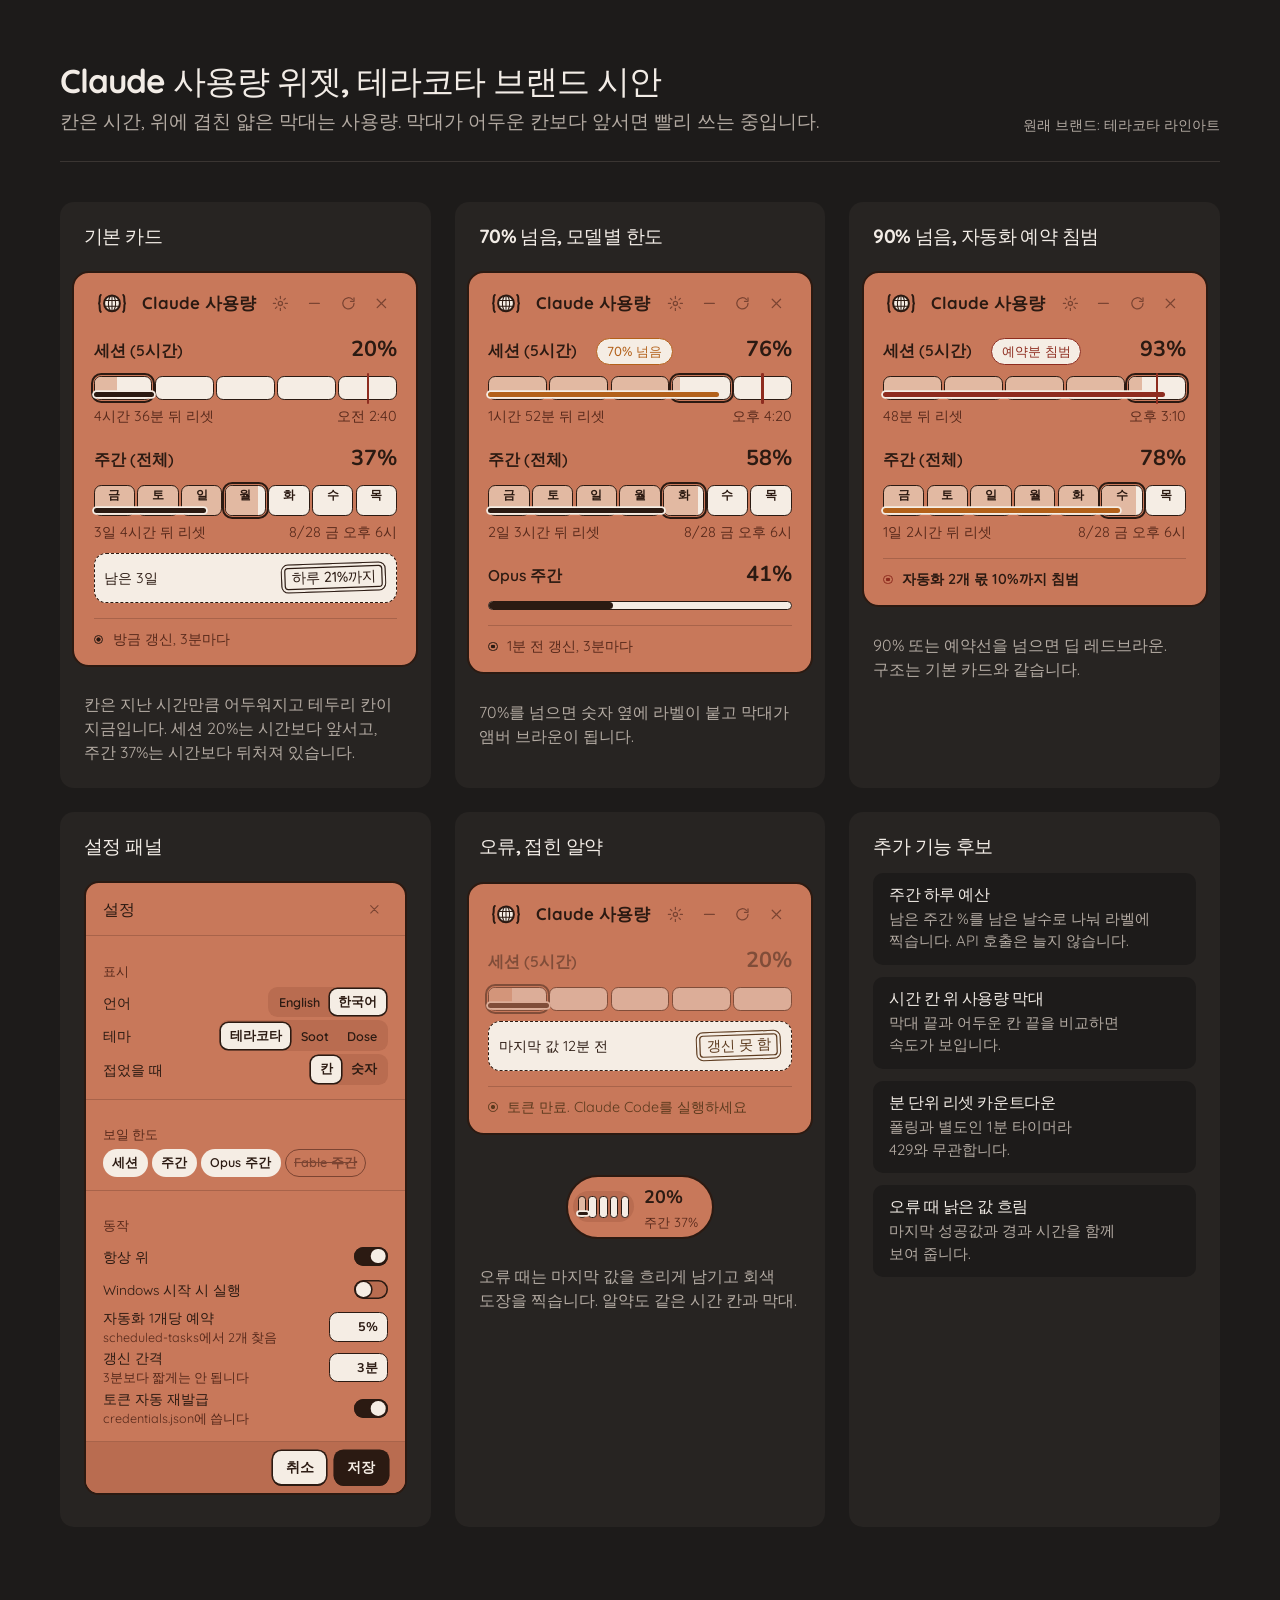
<file: docs/design/brand/index.html>
<!DOCTYPE html>
<html lang="ko">
<head>
<meta charset="utf-8">
<meta name="viewport" content="width=device-width, initial-scale=1">
<title>Claude Usage Widget, 테라코타 브랜드 시안</title>
<meta name="description" content="Claude 사용량 위젯의 Dose 테마 시안: 기본, 경고, 오류, 접힘, 설정 상태.">
<link rel="preconnect" href="https://fonts.googleapis.com">
<link href="https://fonts.googleapis.com/css2?family=Quicksand:wght@500;600;700&family=Nunito:wght@500;700&display=swap" rel="stylesheet">
<link rel="stylesheet" href="style.css">
<link rel="stylesheet" href="brand.css">
</head>
<body>
<svg width="0" height="0" style="position:absolute" aria-hidden="true">
  <symbol id="i-gear" viewBox="0 0 24 24"><circle cx="12" cy="12" r="3"/><path d="M12 2v3M12 19v3M4.9 4.9l2.1 2.1M17 17l2.1 2.1M2 12h3M19 12h3M4.9 19.1 7 17M17 7l2.1-2.1"/></symbol>
  <symbol id="i-min" viewBox="0 0 24 24"><path d="M5 12h14"/></symbol>
  <symbol id="i-ref" viewBox="0 0 24 24"><path d="M20 12a8 8 0 1 1-2.3-5.7M20 4v5h-5"/></symbol>
  <symbol id="i-x" viewBox="0 0 24 24"><path d="M6 6l12 12M18 6 6 18"/></symbol>
</svg>

<main class="sheet">
  <header class="sheet-head">
    <div>
      <h1>Claude 사용량 위젯, 테라코타 브랜드 시안</h1>
      <p>칸은 시간, 위에 겹친 얇은 막대는 사용량. 막대가 어두운 칸보다 앞서면 빨리 쓰는 중입니다.</p>
    </div>
    <span class="theme-note">원래 브랜드: 테라코타 라인아트</span>
  </header>

  <div class="grid">
    <section class="cell">
      <h2>기본 카드</h2>
      <div class="stage">
        <div class="w ">
          <div class="w-head">
            <svg class="globe" viewBox="0 0 32 20" aria-hidden="true"><path class="br" d="M6 2.5c-2 1.5 0 4.5-1.5 7.5 1.5 3-.5 6 1.5 7.5M26 2.5c2 1.5 0 4.5 1.5 7.5-1.5 3 .5 6-1.5 7.5"/><circle class="gl" cx="16" cy="10" r="7"/><ellipse class="mer" cx="16" cy="10" rx="3.2" ry="7"/><path class="mer" d="M9.2 7.5h13.6M9.2 12.5h13.6M16 3v14"/></svg><span class="w-title">Claude 사용량</span>
            <div class="w-ctrl">
              <button class="icon-btn" aria-label="설정"><svg><use href="#i-gear"/></svg></button>
              <button class="icon-btn" aria-label="접기"><svg><use href="#i-min"/></svg></button>
              <button class="icon-btn" aria-label="새로고침"><svg><use href="#i-ref"/></svg></button>
              <button class="icon-btn" aria-label="닫기"><svg><use href="#i-x"/></svg></button>
            </div>
          </div>
          <div class="lim lim--session">
            <div class="lim-top"><span class="lim-name">세션 (5시간)</span><span class="pct">20%</span></div>
            <div class="tl"><i class="now" style="--p:40%"></i><i></i><i></i><i></i><i></i><span class="use"><b style="width:20%"></b></span><span class="reserve" style="left:90%"></span></div><div class="when"><span>4시간 36분 뒤 리셋</span><span>오전 2:40</span></div>
          </div><div class="lim ">
            <div class="lim-top"><span class="lim-name">주간 (전체)</span><span class="pct">37%</span></div>
            <div class="tl tl--week"><i class="past"><span>금</span></i><i class="past"><span>토</span></i><i class="past"><span>일</span></i><i class="now" style="--p:83%"><span>월</span></i><i><span>화</span></i><i><span>수</span></i><i><span>목</span></i><span class="use"><b style="width:37%"></b></span></div><div class="when"><span>3일 4시간 뒤 리셋</span><span>8/28 금 오후 6시</span></div><div class="label"><span>남은 3일</span><span class="stamp">하루 21%까지</span></div>
          </div><div class="foot">방금 갱신, 3분마다</div>
        </div>
      </div>
      <p>칸은 지난 시간만큼 어두워지고 테두리 칸이 지금입니다. 세션 20%는 시간보다 앞서고, 주간 37%는 시간보다 뒤처져 있습니다.</p>
    </section>

    <section class="cell">
      <h2>70% 넘음, 모델별 한도</h2>
      <div class="stage">
        <div class="w is-high">
          <div class="w-head">
            <svg class="globe" viewBox="0 0 32 20" aria-hidden="true"><path class="br" d="M6 2.5c-2 1.5 0 4.5-1.5 7.5 1.5 3-.5 6 1.5 7.5M26 2.5c2 1.5 0 4.5 1.5 7.5-1.5 3 .5 6-1.5 7.5"/><circle class="gl" cx="16" cy="10" r="7"/><ellipse class="mer" cx="16" cy="10" rx="3.2" ry="7"/><path class="mer" d="M9.2 7.5h13.6M9.2 12.5h13.6M16 3v14"/></svg><span class="w-title">Claude 사용량</span>
            <div class="w-ctrl">
              <button class="icon-btn" aria-label="설정"><svg><use href="#i-gear"/></svg></button>
              <button class="icon-btn" aria-label="접기"><svg><use href="#i-min"/></svg></button>
              <button class="icon-btn" aria-label="새로고침"><svg><use href="#i-ref"/></svg></button>
              <button class="icon-btn" aria-label="닫기"><svg><use href="#i-x"/></svg></button>
            </div>
          </div>
          <div class="lim lim--session">
            <div class="lim-top"><span class="lim-name">세션 (5시간)</span><span class="flag">70% 넘음</span><span class="pct">76%</span></div>
            <div class="tl"><i class="past"></i><i class="past"></i><i class="past"></i><i class="now" style="--p:13%"></i><i></i><span class="use"><b style="width:76%"></b></span><span class="reserve" style="left:90%"></span></div><div class="when"><span>1시간 52분 뒤 리셋</span><span>오후 4:20</span></div>
          </div><div class="lim ">
            <div class="lim-top"><span class="lim-name">주간 (전체)</span><span class="pct">58%</span></div>
            <div class="tl tl--week"><i class="past"><span>금</span></i><i class="past"><span>토</span></i><i class="past"><span>일</span></i><i class="past"><span>월</span></i><i class="now" style="--p:87%"><span>화</span></i><i><span>수</span></i><i><span>목</span></i><span class="use"><b style="width:58%"></b></span></div><div class="when"><span>2일 3시간 뒤 리셋</span><span>8/28 금 오후 6시</span></div>
          </div><div class="lim ">
            <div class="lim-top"><span class="lim-name">Opus 주간</span><span class="pct">41%</span></div>
            <div class="bar-only"><span class="use"><b style="width:41%"></b></span></div>
          </div><div class="foot">1분 전 갱신, 3분마다</div>
        </div>
      </div>
      <p>70%를 넘으면 숫자 옆에 라벨이 붙고 막대가 앰버 브라운이 됩니다.</p>
    </section>

    <section class="cell">
      <h2>90% 넘음, 자동화 예약 침범</h2>
      <div class="stage">
        <div class="w is-limit">
          <div class="w-head">
            <svg class="globe" viewBox="0 0 32 20" aria-hidden="true"><path class="br" d="M6 2.5c-2 1.5 0 4.5-1.5 7.5 1.5 3-.5 6 1.5 7.5M26 2.5c2 1.5 0 4.5 1.5 7.5-1.5 3 .5 6-1.5 7.5"/><circle class="gl" cx="16" cy="10" r="7"/><ellipse class="mer" cx="16" cy="10" rx="3.2" ry="7"/><path class="mer" d="M9.2 7.5h13.6M9.2 12.5h13.6M16 3v14"/></svg><span class="w-title">Claude 사용량</span>
            <div class="w-ctrl">
              <button class="icon-btn" aria-label="설정"><svg><use href="#i-gear"/></svg></button>
              <button class="icon-btn" aria-label="접기"><svg><use href="#i-min"/></svg></button>
              <button class="icon-btn" aria-label="새로고침"><svg><use href="#i-ref"/></svg></button>
              <button class="icon-btn" aria-label="닫기"><svg><use href="#i-x"/></svg></button>
            </div>
          </div>
          <div class="lim lim--session">
            <div class="lim-top"><span class="lim-name">세션 (5시간)</span><span class="flag">예약분 침범</span><span class="pct">93%</span></div>
            <div class="tl"><i class="past"></i><i class="past"></i><i class="past"></i><i class="past"></i><i class="now" style="--p:24%"></i><span class="use"><b style="width:93%"></b></span><span class="reserve" style="left:90%"></span></div><div class="when"><span>48분 뒤 리셋</span><span>오후 3:10</span></div>
          </div><div class="lim ">
            <div class="lim-top"><span class="lim-name">주간 (전체)</span><span class="pct">78%</span></div>
            <div class="tl tl--week"><i class="past"><span>금</span></i><i class="past"><span>토</span></i><i class="past"><span>일</span></i><i class="past"><span>월</span></i><i class="past"><span>화</span></i><i class="now" style="--p:85%"><span>수</span></i><i><span>목</span></i><span class="use"><b style="width:78%"></b></span></div><div class="when"><span>1일 2시간 뒤 리셋</span><span>8/28 금 오후 6시</span></div>
          </div><div class="foot">자동화 2개 몫 10%까지 침범</div>
        </div>
      </div>
      <p>90% 또는 예약선을 넘으면 딥 레드브라운. 구조는 기본 카드와 같습니다.</p>
    </section>

    <section class="cell">
      <h2>설정 패널</h2>
      <div class="stage" style="zoom:1.05">
        <div class="set" role="dialog" aria-labelledby="set-title">
          <div class="set-head"><h3 id="set-title">설정</h3><button class="icon-btn" aria-label="닫기"><svg><use href="#i-x"/></svg></button></div>
          <div class="grp"><h4>표시</h4>
            <div class="row">언어<span class="keys"><button class="key" aria-pressed="false">English</button><button class="key" aria-pressed="true">한국어</button></span></div>
            <div class="row">테마<span class="keys"><button class="key" aria-pressed="true">테라코타</button><button class="key" aria-pressed="false">Soot</button><button class="key" aria-pressed="false">Dose</button></span></div>
            <div class="row">접었을 때<span class="keys"><button class="key" aria-pressed="true">칸</button><button class="key" aria-pressed="false">숫자</button></span></div>
          </div>
          <div class="grp"><h4>보일 한도</h4>
            <div class="chips"><button class="chip" aria-pressed="true">세션</button><button class="chip" aria-pressed="true">주간</button><button class="chip" aria-pressed="true">Opus 주간</button><button class="chip" aria-pressed="false">Fable 주간</button></div>
          </div>
          <div class="grp"><h4>동작</h4>
            <div class="row">항상 위<button class="sw" role="switch" aria-checked="true" aria-label="항상 위"></button></div>
            <div class="row">Windows 시작 시 실행<button class="sw" role="switch" aria-checked="false" aria-label="Windows 시작 시 실행"></button></div>
            <div class="row"><span>자동화 1개당 예약<small>scheduled-tasks에서 2개 찾음</small></span><input class="num" value="5%" aria-label="자동화 1개당 예약 퍼센트"></div>
            <div class="row"><span>갱신 간격<small>3분보다 짧게는 안 됩니다</small></span><input class="num" value="3분" aria-label="갱신 간격"></div>
            <div class="row"><span>토큰 자동 재발급<small>credentials.json에 씁니다</small></span><button class="sw" role="switch" aria-checked="true" aria-label="토큰 자동 재발급"></button></div>
          </div>
          <div class="set-foot"><button class="btn">취소</button><button class="btn btn--primary">저장</button></div>
        </div>
      </div>
    </section>

    <section class="cell">
      <h2>오류, 접힌 알약</h2>
      <div class="stage">
        <div class="w is-stale">
          <div class="w-head">
            <svg class="globe" viewBox="0 0 32 20" aria-hidden="true"><path class="br" d="M6 2.5c-2 1.5 0 4.5-1.5 7.5 1.5 3-.5 6 1.5 7.5M26 2.5c2 1.5 0 4.5 1.5 7.5-1.5 3 .5 6-1.5 7.5"/><circle class="gl" cx="16" cy="10" r="7"/><ellipse class="mer" cx="16" cy="10" rx="3.2" ry="7"/><path class="mer" d="M9.2 7.5h13.6M9.2 12.5h13.6M16 3v14"/></svg><span class="w-title">Claude 사용량</span>
            <div class="w-ctrl">
              <button class="icon-btn" aria-label="설정"><svg><use href="#i-gear"/></svg></button>
              <button class="icon-btn" aria-label="접기"><svg><use href="#i-min"/></svg></button>
              <button class="icon-btn" aria-label="새로고침"><svg><use href="#i-ref"/></svg></button>
              <button class="icon-btn" aria-label="닫기"><svg><use href="#i-x"/></svg></button>
            </div>
          </div>
          <div class="lim lim--session">
            <div class="lim-top"><span class="lim-name">세션 (5시간)</span><span class="pct">20%</span></div>
            <div class="tl"><i class="now" style="--p:40%"></i><i></i><i></i><i></i><i></i><span class="use"><b style="width:20%"></b></span></div>
          </div><div class="label"><span>마지막 값 12분 전</span><span class="stamp grey">갱신 못 함</span></div><div class="foot">토큰 만료. Claude Code를 실행하세요</div>
        </div>
      </div>
      <div class="stage" style="padding-top:var(--space-sm)">
        <div class="pill" role="button" tabindex="0" aria-label="펼치기">
          <span class="pill-tl" aria-hidden="true"><i class="past"></i><i></i><i></i><i></i><i></i><span class="use"><b style="width:20%"></b></span></span>
          <span><span class="pct">20%</span><small>주간 37%</small></span>
        </div>
      </div>
      <p>오류 때는 마지막 값을 흐리게 남기고 회색 도장을 찍습니다. 알약도 같은 시간 칸과 막대.</p>
    </section>

    <section class="cell">
      <h2>추가 기능 후보</h2>
      <div class="ideas">
        <div class="idea"><h3>주간 하루 예산</h3><p>남은 주간 %를 남은 날수로 나눠 라벨에 찍습니다. API 호출은 늘지 않습니다.</p></div>
        <div class="idea"><h3>시간 칸 위 사용량 막대</h3><p>막대 끝과 어두운 칸 끝을 비교하면 속도가 보입니다.</p></div>
        <div class="idea"><h3>분 단위 리셋 카운트다운</h3><p>폴링과 별도인 1분 타이머라 429와 무관합니다.</p></div>
        <div class="idea"><h3>오류 때 낡은 값 흐림</h3><p>마지막 성공값과 경과 시간을 함께 보여 줍니다.</p></div>
      </div>
    </section>
  </div>
</main>
</body>
</html>
</file>
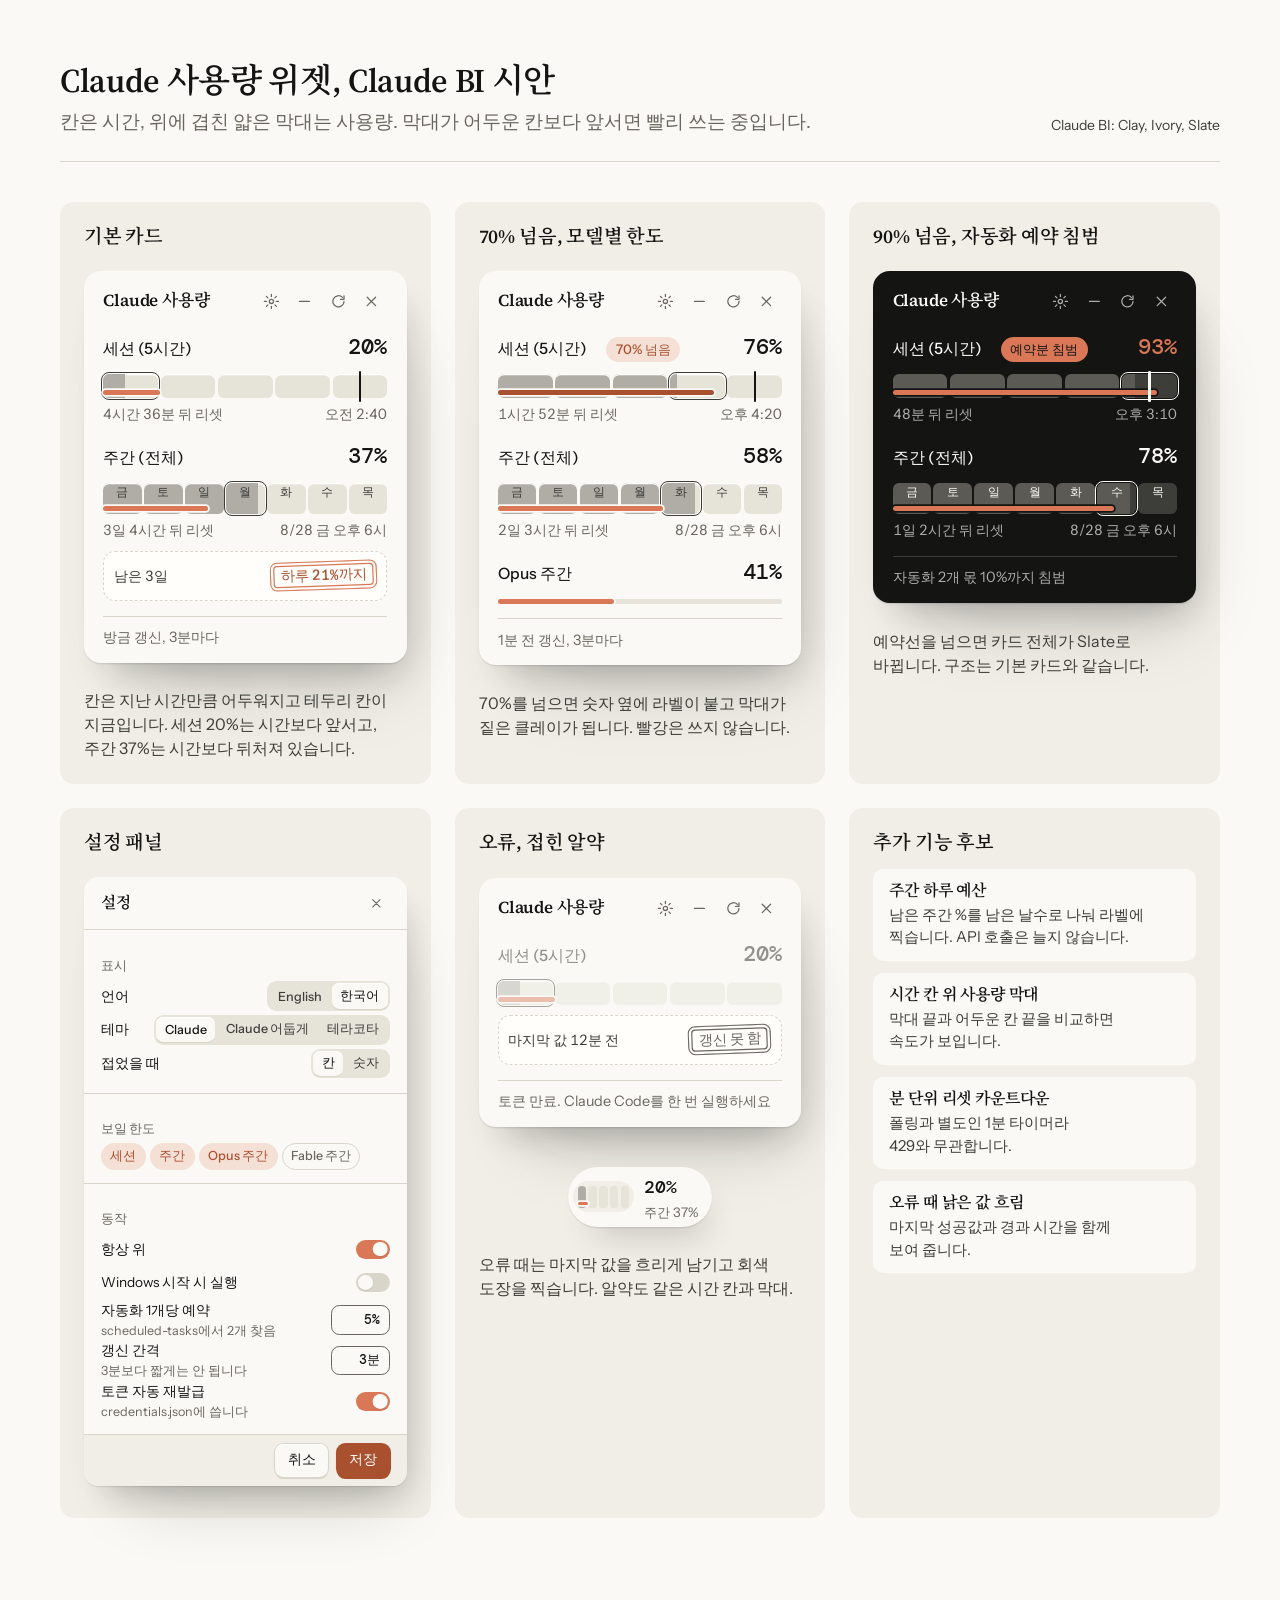
<file: docs/design/claude-bi/index.html>
<!DOCTYPE html>
<html lang="ko">
<head>
<meta charset="utf-8">
<meta name="viewport" content="width=device-width, initial-scale=1">
<title>Claude Usage Widget, Claude BI 시안</title>
<meta name="description" content="Claude 사용량 위젯의 Claude BI 색 시안: 기본, 경고, 오류, 접힘, 설정 상태.">
<link rel="preconnect" href="https://fonts.googleapis.com">
<link href="https://fonts.googleapis.com/css2?family=Source+Serif+4:opsz,wght@8..60,600&family=Noto+Serif+KR:wght@600&family=Instrument+Sans:wght@400;500&family=DM+Mono:wght@400;500&display=swap" rel="stylesheet">
<link rel="stylesheet" href="style.css">
</head>
<body>
<svg width="0" height="0" style="position:absolute" aria-hidden="true">
  <symbol id="i-gear" viewBox="0 0 24 24"><circle cx="12" cy="12" r="3"/><path d="M12 2v3M12 19v3M4.9 4.9l2.1 2.1M17 17l2.1 2.1M2 12h3M19 12h3M4.9 19.1 7 17M17 7l2.1-2.1"/></symbol>
  <symbol id="i-min" viewBox="0 0 24 24"><path d="M5 12h14"/></symbol>
  <symbol id="i-ref" viewBox="0 0 24 24"><path d="M20 12a8 8 0 1 1-2.3-5.7M20 4v5h-5"/></symbol>
  <symbol id="i-x" viewBox="0 0 24 24"><path d="M6 6l12 12M18 6 6 18"/></symbol>
</svg>

<main class="sheet">
  <header class="sheet-head">
    <div>
      <h1>Claude 사용량 위젯, Claude BI 시안</h1>
      <p>칸은 시간, 위에 겹친 얇은 막대는 사용량. 막대가 어두운 칸보다 앞서면 빨리 쓰는 중입니다.</p>
    </div>
    <span class="theme-note">Claude BI: Clay, Ivory, Slate</span>
  </header>

  <div class="grid">
    <section class="cell">
      <h2>기본 카드</h2>
      <div class="stage">
        <div class="w ">
          <div class="w-head">
            <span class="w-title">Claude 사용량</span>
            <div class="w-ctrl">
              <button class="icon-btn" aria-label="설정"><svg><use href="#i-gear"/></svg></button>
              <button class="icon-btn" aria-label="접기"><svg><use href="#i-min"/></svg></button>
              <button class="icon-btn" aria-label="새로고침"><svg><use href="#i-ref"/></svg></button>
              <button class="icon-btn" aria-label="닫기"><svg><use href="#i-x"/></svg></button>
            </div>
          </div>
          <div class="lim lim--session">
            <div class="lim-top"><span class="lim-name">세션 (5시간)</span><span class="pct">20%</span></div>
            <div class="tl"><i class="now" style="--p:40%"></i><i></i><i></i><i></i><i></i><span class="use"><b style="width:20%"></b></span><span class="reserve" style="left:90%"></span></div><div class="when"><span>4시간 36분 뒤 리셋</span><span>오전 2:40</span></div>
          </div><div class="lim ">
            <div class="lim-top"><span class="lim-name">주간 (전체)</span><span class="pct">37%</span></div>
            <div class="tl tl--week"><i class="past"><span>금</span></i><i class="past"><span>토</span></i><i class="past"><span>일</span></i><i class="now" style="--p:83%"><span>월</span></i><i><span>화</span></i><i><span>수</span></i><i><span>목</span></i><span class="use"><b style="width:37%"></b></span></div><div class="when"><span>3일 4시간 뒤 리셋</span><span>8/28 금 오후 6시</span></div><div class="label"><span>남은 3일</span><span class="stamp">하루 21%까지</span></div>
          </div><div class="foot">방금 갱신, 3분마다</div>
        </div>
      </div>
      <p>칸은 지난 시간만큼 어두워지고 테두리 칸이 지금입니다. 세션 20%는 시간보다 앞서고, 주간 37%는 시간보다 뒤처져 있습니다.</p>
    </section>

    <section class="cell">
      <h2>70% 넘음, 모델별 한도</h2>
      <div class="stage">
        <div class="w is-high">
          <div class="w-head">
            <span class="w-title">Claude 사용량</span>
            <div class="w-ctrl">
              <button class="icon-btn" aria-label="설정"><svg><use href="#i-gear"/></svg></button>
              <button class="icon-btn" aria-label="접기"><svg><use href="#i-min"/></svg></button>
              <button class="icon-btn" aria-label="새로고침"><svg><use href="#i-ref"/></svg></button>
              <button class="icon-btn" aria-label="닫기"><svg><use href="#i-x"/></svg></button>
            </div>
          </div>
          <div class="lim lim--session">
            <div class="lim-top"><span class="lim-name">세션 (5시간)</span><span class="flag">70% 넘음</span><span class="pct">76%</span></div>
            <div class="tl"><i class="past"></i><i class="past"></i><i class="past"></i><i class="now" style="--p:13%"></i><i></i><span class="use"><b style="width:76%"></b></span><span class="reserve" style="left:90%"></span></div><div class="when"><span>1시간 52분 뒤 리셋</span><span>오후 4:20</span></div>
          </div><div class="lim ">
            <div class="lim-top"><span class="lim-name">주간 (전체)</span><span class="pct">58%</span></div>
            <div class="tl tl--week"><i class="past"><span>금</span></i><i class="past"><span>토</span></i><i class="past"><span>일</span></i><i class="past"><span>월</span></i><i class="now" style="--p:87%"><span>화</span></i><i><span>수</span></i><i><span>목</span></i><span class="use"><b style="width:58%"></b></span></div><div class="when"><span>2일 3시간 뒤 리셋</span><span>8/28 금 오후 6시</span></div>
          </div><div class="lim ">
            <div class="lim-top"><span class="lim-name">Opus 주간</span><span class="pct">41%</span></div>
            <div class="bar-only"><span class="use"><b style="width:41%"></b></span></div>
          </div><div class="foot">1분 전 갱신, 3분마다</div>
        </div>
      </div>
      <p>70%를 넘으면 숫자 옆에 라벨이 붙고 막대가 짙은 클레이가 됩니다. 빨강은 쓰지 않습니다.</p>
    </section>

    <section class="cell">
      <h2>90% 넘음, 자동화 예약 침범</h2>
      <div class="stage">
        <div class="w is-critical">
          <div class="w-head">
            <span class="w-title">Claude 사용량</span>
            <div class="w-ctrl">
              <button class="icon-btn" aria-label="설정"><svg><use href="#i-gear"/></svg></button>
              <button class="icon-btn" aria-label="접기"><svg><use href="#i-min"/></svg></button>
              <button class="icon-btn" aria-label="새로고침"><svg><use href="#i-ref"/></svg></button>
              <button class="icon-btn" aria-label="닫기"><svg><use href="#i-x"/></svg></button>
            </div>
          </div>
          <div class="lim lim--session">
            <div class="lim-top"><span class="lim-name">세션 (5시간)</span><span class="flag">예약분 침범</span><span class="pct pct--alert">93%</span></div>
            <div class="tl"><i class="past"></i><i class="past"></i><i class="past"></i><i class="past"></i><i class="now" style="--p:24%"></i><span class="use"><b style="width:93%"></b></span><span class="reserve" style="left:90%"></span></div><div class="when"><span>48분 뒤 리셋</span><span>오후 3:10</span></div>
          </div><div class="lim ">
            <div class="lim-top"><span class="lim-name">주간 (전체)</span><span class="pct">78%</span></div>
            <div class="tl tl--week"><i class="past"><span>금</span></i><i class="past"><span>토</span></i><i class="past"><span>일</span></i><i class="past"><span>월</span></i><i class="past"><span>화</span></i><i class="now" style="--p:85%"><span>수</span></i><i><span>목</span></i><span class="use"><b style="width:78%"></b></span></div><div class="when"><span>1일 2시간 뒤 리셋</span><span>8/28 금 오후 6시</span></div>
          </div><div class="foot">자동화 2개 몫 10%까지 침범</div>
        </div>
      </div>
      <p>예약선을 넘으면 카드 전체가 Slate로 바뀝니다. 구조는 기본 카드와 같습니다.</p>
    </section>

    <section class="cell">
      <h2>설정 패널</h2>
      <div class="stage" style="zoom:1.05">
        <div class="set" role="dialog" aria-labelledby="set-title">
          <div class="set-head"><h3 id="set-title">설정</h3><button class="icon-btn" aria-label="닫기"><svg><use href="#i-x"/></svg></button></div>
          <div class="grp"><h4>표시</h4>
            <div class="row">언어<span class="keys"><button class="key" aria-pressed="false">English</button><button class="key" aria-pressed="true">한국어</button></span></div>
            <div class="row">테마<span class="keys"><button class="key" aria-pressed="true">Claude</button><button class="key" aria-pressed="false">Claude 어둡게</button><button class="key" aria-pressed="false">테라코타</button></span></div>
            <div class="row">접었을 때<span class="keys"><button class="key" aria-pressed="true">칸</button><button class="key" aria-pressed="false">숫자</button></span></div>
          </div>
          <div class="grp"><h4>보일 한도</h4>
            <div class="chips"><button class="chip" aria-pressed="true">세션</button><button class="chip" aria-pressed="true">주간</button><button class="chip" aria-pressed="true">Opus 주간</button><button class="chip" aria-pressed="false">Fable 주간</button></div>
          </div>
          <div class="grp"><h4>동작</h4>
            <div class="row">항상 위<button class="sw" role="switch" aria-checked="true" aria-label="항상 위"></button></div>
            <div class="row">Windows 시작 시 실행<button class="sw" role="switch" aria-checked="false" aria-label="Windows 시작 시 실행"></button></div>
            <div class="row"><span>자동화 1개당 예약<small>scheduled-tasks에서 2개 찾음</small></span><input class="num" value="5%" aria-label="자동화 1개당 예약 퍼센트"></div>
            <div class="row"><span>갱신 간격<small>3분보다 짧게는 안 됩니다</small></span><input class="num" value="3분" aria-label="갱신 간격"></div>
            <div class="row"><span>토큰 자동 재발급<small>credentials.json에 씁니다</small></span><button class="sw" role="switch" aria-checked="true" aria-label="토큰 자동 재발급"></button></div>
          </div>
          <div class="set-foot"><button class="btn">취소</button><button class="btn btn--primary">저장</button></div>
        </div>
      </div>
    </section>

    <section class="cell">
      <h2>오류, 접힌 알약</h2>
      <div class="stage">
        <div class="w is-stale">
          <div class="w-head">
            <span class="w-title">Claude 사용량</span>
            <div class="w-ctrl">
              <button class="icon-btn" aria-label="설정"><svg><use href="#i-gear"/></svg></button>
              <button class="icon-btn" aria-label="접기"><svg><use href="#i-min"/></svg></button>
              <button class="icon-btn" aria-label="새로고침"><svg><use href="#i-ref"/></svg></button>
              <button class="icon-btn" aria-label="닫기"><svg><use href="#i-x"/></svg></button>
            </div>
          </div>
          <div class="lim lim--session">
            <div class="lim-top"><span class="lim-name">세션 (5시간)</span><span class="pct">20%</span></div>
            <div class="tl"><i class="now" style="--p:40%"></i><i></i><i></i><i></i><i></i><span class="use"><b style="width:20%"></b></span></div>
          </div><div class="label"><span>마지막 값 12분 전</span><span class="stamp grey">갱신 못 함</span></div><div class="foot">토큰 만료. Claude Code를 한 번 실행하세요</div>
        </div>
      </div>
      <div class="stage" style="padding-top:var(--space-sm)">
        <div class="pill" role="button" tabindex="0" aria-label="펼치기">
          <span class="pill-tl" aria-hidden="true"><i class="past"></i><i></i><i></i><i></i><i></i><span class="use"><b style="width:20%"></b></span></span>
          <span><span class="pct">20%</span><small>주간 37%</small></span>
        </div>
      </div>
      <p>오류 때는 마지막 값을 흐리게 남기고 회색 도장을 찍습니다. 알약도 같은 시간 칸과 막대.</p>
    </section>

    <section class="cell">
      <h2>추가 기능 후보</h2>
      <div class="ideas">
        <div class="idea"><h3>주간 하루 예산</h3><p>남은 주간 %를 남은 날수로 나눠 라벨에 찍습니다. API 호출은 늘지 않습니다.</p></div>
        <div class="idea"><h3>시간 칸 위 사용량 막대</h3><p>막대 끝과 어두운 칸 끝을 비교하면 속도가 보입니다.</p></div>
        <div class="idea"><h3>분 단위 리셋 카운트다운</h3><p>폴링과 별도인 1분 타이머라 429와 무관합니다.</p></div>
        <div class="idea"><h3>오류 때 낡은 값 흐림</h3><p>마지막 성공값과 경과 시간을 함께 보여 줍니다.</p></div>
      </div>
    </section>
  </div>
</main>
</body>
</html>
</file>
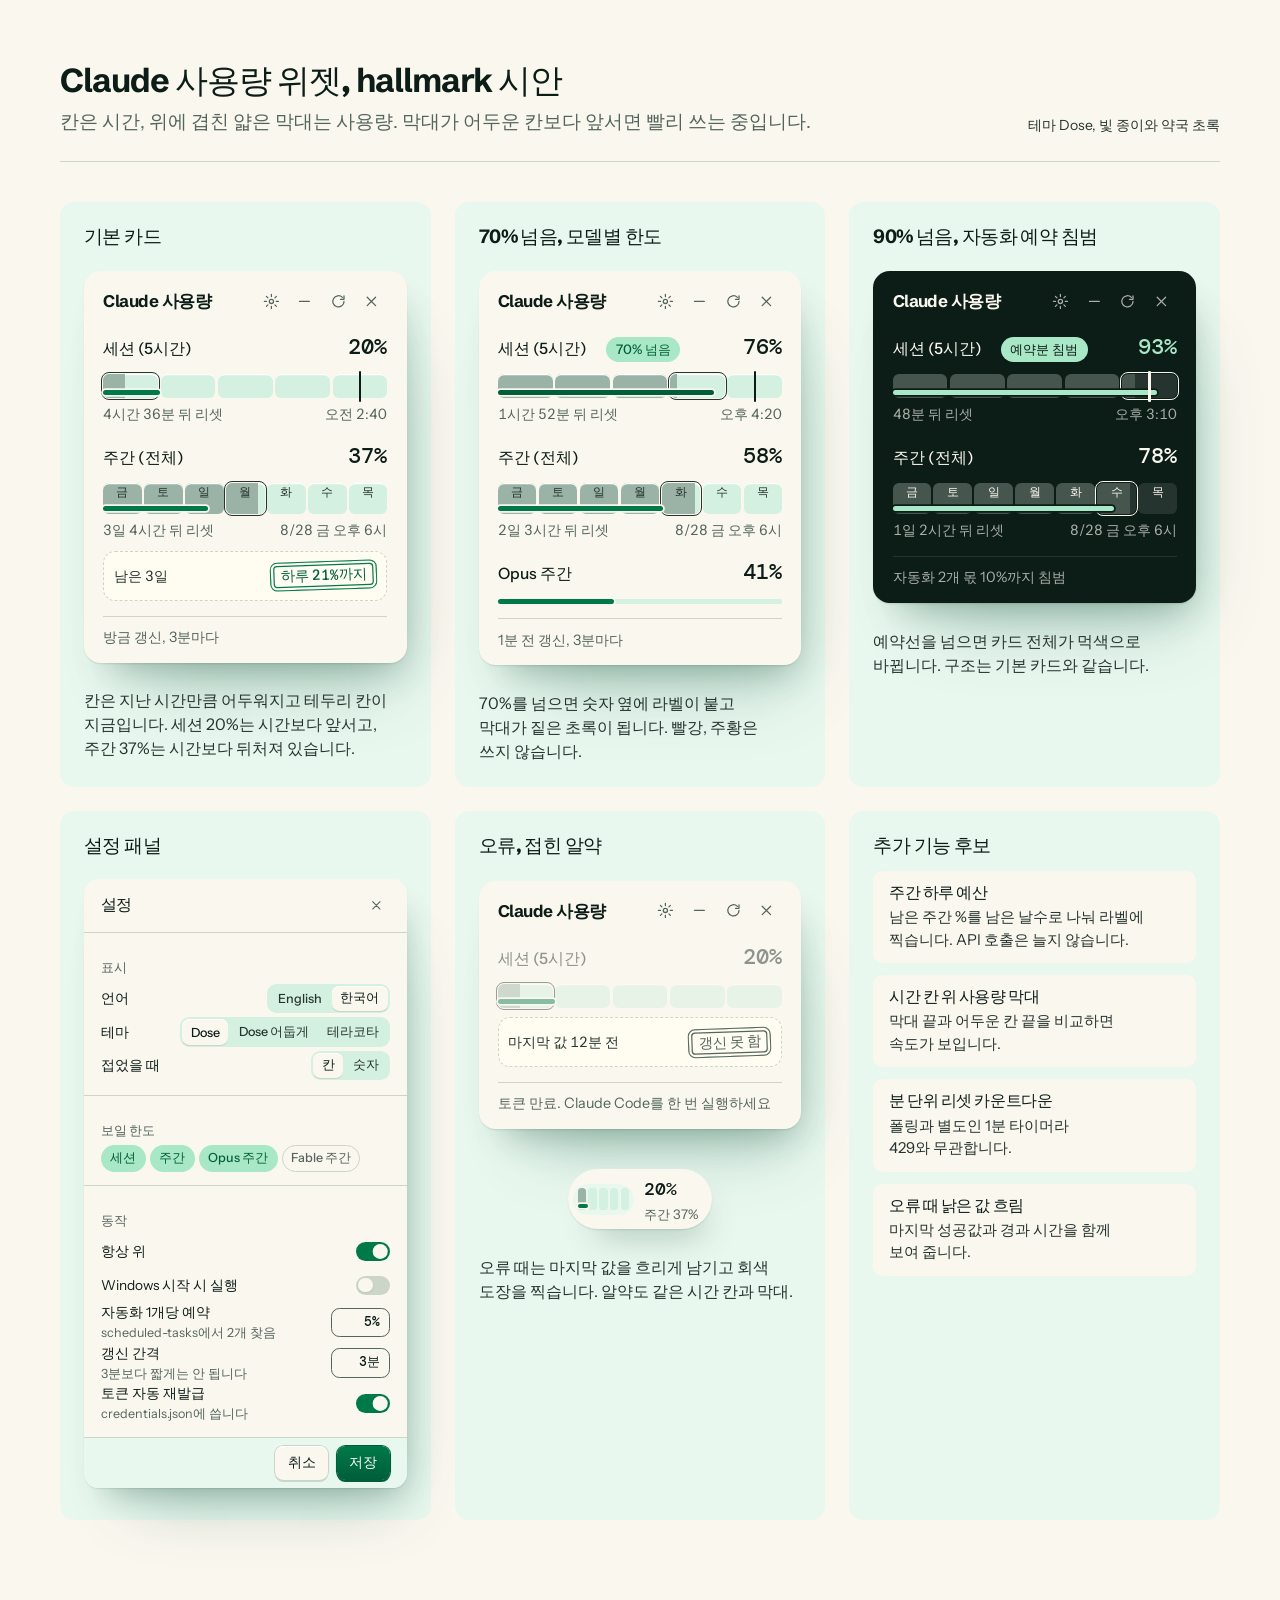
<file: docs/design/hallmark/index.html>
<!DOCTYPE html>
<html lang="ko">
<head>
<meta charset="utf-8">
<meta name="viewport" content="width=device-width, initial-scale=1">
<title>Claude Usage Widget, hallmark 시안</title>
<meta name="description" content="Claude 사용량 위젯의 Dose 테마 시안: 기본, 경고, 오류, 접힘, 설정 상태.">
<link rel="preconnect" href="https://fonts.googleapis.com">
<link href="https://fonts.googleapis.com/css2?family=Schibsted+Grotesk:wght@700&family=Instrument+Sans:wght@400;500&family=DM+Mono:wght@400;500&display=swap" rel="stylesheet">
<link rel="stylesheet" href="style.css">
</head>
<body>
<svg width="0" height="0" style="position:absolute" aria-hidden="true">
  <symbol id="i-gear" viewBox="0 0 24 24"><circle cx="12" cy="12" r="3"/><path d="M12 2v3M12 19v3M4.9 4.9l2.1 2.1M17 17l2.1 2.1M2 12h3M19 12h3M4.9 19.1 7 17M17 7l2.1-2.1"/></symbol>
  <symbol id="i-min" viewBox="0 0 24 24"><path d="M5 12h14"/></symbol>
  <symbol id="i-ref" viewBox="0 0 24 24"><path d="M20 12a8 8 0 1 1-2.3-5.7M20 4v5h-5"/></symbol>
  <symbol id="i-x" viewBox="0 0 24 24"><path d="M6 6l12 12M18 6 6 18"/></symbol>
</svg>

<main class="sheet">
  <header class="sheet-head">
    <div>
      <h1>Claude 사용량 위젯, hallmark 시안</h1>
      <p>칸은 시간, 위에 겹친 얇은 막대는 사용량. 막대가 어두운 칸보다 앞서면 빨리 쓰는 중입니다.</p>
    </div>
    <span class="theme-note">테마 Dose, 빛 종이와 약국 초록</span>
  </header>

  <div class="grid">
    <section class="cell">
      <h2>기본 카드</h2>
      <div class="stage">
        <div class="w ">
          <div class="w-head">
            <span class="w-title">Claude 사용량</span>
            <div class="w-ctrl">
              <button class="icon-btn" aria-label="설정"><svg><use href="#i-gear"/></svg></button>
              <button class="icon-btn" aria-label="접기"><svg><use href="#i-min"/></svg></button>
              <button class="icon-btn" aria-label="새로고침"><svg><use href="#i-ref"/></svg></button>
              <button class="icon-btn" aria-label="닫기"><svg><use href="#i-x"/></svg></button>
            </div>
          </div>
          <div class="lim lim--session">
            <div class="lim-top"><span class="lim-name">세션 (5시간)</span><span class="pct">20%</span></div>
            <div class="tl"><i class="now" style="--p:40%"></i><i></i><i></i><i></i><i></i><span class="use"><b style="width:20%"></b></span><span class="reserve" style="left:90%"></span></div><div class="when"><span>4시간 36분 뒤 리셋</span><span>오전 2:40</span></div>
          </div><div class="lim ">
            <div class="lim-top"><span class="lim-name">주간 (전체)</span><span class="pct">37%</span></div>
            <div class="tl tl--week"><i class="past"><span>금</span></i><i class="past"><span>토</span></i><i class="past"><span>일</span></i><i class="now" style="--p:83%"><span>월</span></i><i><span>화</span></i><i><span>수</span></i><i><span>목</span></i><span class="use"><b style="width:37%"></b></span></div><div class="when"><span>3일 4시간 뒤 리셋</span><span>8/28 금 오후 6시</span></div><div class="label"><span>남은 3일</span><span class="stamp">하루 21%까지</span></div>
          </div><div class="foot">방금 갱신, 3분마다</div>
        </div>
      </div>
      <p>칸은 지난 시간만큼 어두워지고 테두리 칸이 지금입니다. 세션 20%는 시간보다 앞서고, 주간 37%는 시간보다 뒤처져 있습니다.</p>
    </section>

    <section class="cell">
      <h2>70% 넘음, 모델별 한도</h2>
      <div class="stage">
        <div class="w is-high">
          <div class="w-head">
            <span class="w-title">Claude 사용량</span>
            <div class="w-ctrl">
              <button class="icon-btn" aria-label="설정"><svg><use href="#i-gear"/></svg></button>
              <button class="icon-btn" aria-label="접기"><svg><use href="#i-min"/></svg></button>
              <button class="icon-btn" aria-label="새로고침"><svg><use href="#i-ref"/></svg></button>
              <button class="icon-btn" aria-label="닫기"><svg><use href="#i-x"/></svg></button>
            </div>
          </div>
          <div class="lim lim--session">
            <div class="lim-top"><span class="lim-name">세션 (5시간)</span><span class="flag">70% 넘음</span><span class="pct">76%</span></div>
            <div class="tl"><i class="past"></i><i class="past"></i><i class="past"></i><i class="now" style="--p:13%"></i><i></i><span class="use"><b style="width:76%"></b></span><span class="reserve" style="left:90%"></span></div><div class="when"><span>1시간 52분 뒤 리셋</span><span>오후 4:20</span></div>
          </div><div class="lim ">
            <div class="lim-top"><span class="lim-name">주간 (전체)</span><span class="pct">58%</span></div>
            <div class="tl tl--week"><i class="past"><span>금</span></i><i class="past"><span>토</span></i><i class="past"><span>일</span></i><i class="past"><span>월</span></i><i class="now" style="--p:87%"><span>화</span></i><i><span>수</span></i><i><span>목</span></i><span class="use"><b style="width:58%"></b></span></div><div class="when"><span>2일 3시간 뒤 리셋</span><span>8/28 금 오후 6시</span></div>
          </div><div class="lim ">
            <div class="lim-top"><span class="lim-name">Opus 주간</span><span class="pct">41%</span></div>
            <div class="bar-only"><span class="use"><b style="width:41%"></b></span></div>
          </div><div class="foot">1분 전 갱신, 3분마다</div>
        </div>
      </div>
      <p>70%를 넘으면 숫자 옆에 라벨이 붙고 막대가 짙은 초록이 됩니다. 빨강, 주황은 쓰지 않습니다.</p>
    </section>

    <section class="cell">
      <h2>90% 넘음, 자동화 예약 침범</h2>
      <div class="stage">
        <div class="w is-critical">
          <div class="w-head">
            <span class="w-title">Claude 사용량</span>
            <div class="w-ctrl">
              <button class="icon-btn" aria-label="설정"><svg><use href="#i-gear"/></svg></button>
              <button class="icon-btn" aria-label="접기"><svg><use href="#i-min"/></svg></button>
              <button class="icon-btn" aria-label="새로고침"><svg><use href="#i-ref"/></svg></button>
              <button class="icon-btn" aria-label="닫기"><svg><use href="#i-x"/></svg></button>
            </div>
          </div>
          <div class="lim lim--session">
            <div class="lim-top"><span class="lim-name">세션 (5시간)</span><span class="flag">예약분 침범</span><span class="pct pct--alert">93%</span></div>
            <div class="tl"><i class="past"></i><i class="past"></i><i class="past"></i><i class="past"></i><i class="now" style="--p:24%"></i><span class="use"><b style="width:93%"></b></span><span class="reserve" style="left:90%"></span></div><div class="when"><span>48분 뒤 리셋</span><span>오후 3:10</span></div>
          </div><div class="lim ">
            <div class="lim-top"><span class="lim-name">주간 (전체)</span><span class="pct">78%</span></div>
            <div class="tl tl--week"><i class="past"><span>금</span></i><i class="past"><span>토</span></i><i class="past"><span>일</span></i><i class="past"><span>월</span></i><i class="past"><span>화</span></i><i class="now" style="--p:85%"><span>수</span></i><i><span>목</span></i><span class="use"><b style="width:78%"></b></span></div><div class="when"><span>1일 2시간 뒤 리셋</span><span>8/28 금 오후 6시</span></div>
          </div><div class="foot">자동화 2개 몫 10%까지 침범</div>
        </div>
      </div>
      <p>예약선을 넘으면 카드 전체가 먹색으로 바뀝니다. 구조는 기본 카드와 같습니다.</p>
    </section>

    <section class="cell">
      <h2>설정 패널</h2>
      <div class="stage" style="zoom:1.05">
        <div class="set" role="dialog" aria-labelledby="set-title">
          <div class="set-head"><h3 id="set-title">설정</h3><button class="icon-btn" aria-label="닫기"><svg><use href="#i-x"/></svg></button></div>
          <div class="grp"><h4>표시</h4>
            <div class="row">언어<span class="keys"><button class="key" aria-pressed="false">English</button><button class="key" aria-pressed="true">한국어</button></span></div>
            <div class="row">테마<span class="keys"><button class="key" aria-pressed="true">Dose</button><button class="key" aria-pressed="false">Dose 어둡게</button><button class="key" aria-pressed="false">테라코타</button></span></div>
            <div class="row">접었을 때<span class="keys"><button class="key" aria-pressed="true">칸</button><button class="key" aria-pressed="false">숫자</button></span></div>
          </div>
          <div class="grp"><h4>보일 한도</h4>
            <div class="chips"><button class="chip" aria-pressed="true">세션</button><button class="chip" aria-pressed="true">주간</button><button class="chip" aria-pressed="true">Opus 주간</button><button class="chip" aria-pressed="false">Fable 주간</button></div>
          </div>
          <div class="grp"><h4>동작</h4>
            <div class="row">항상 위<button class="sw" role="switch" aria-checked="true" aria-label="항상 위"></button></div>
            <div class="row">Windows 시작 시 실행<button class="sw" role="switch" aria-checked="false" aria-label="Windows 시작 시 실행"></button></div>
            <div class="row"><span>자동화 1개당 예약<small>scheduled-tasks에서 2개 찾음</small></span><input class="num" value="5%" aria-label="자동화 1개당 예약 퍼센트"></div>
            <div class="row"><span>갱신 간격<small>3분보다 짧게는 안 됩니다</small></span><input class="num" value="3분" aria-label="갱신 간격"></div>
            <div class="row"><span>토큰 자동 재발급<small>credentials.json에 씁니다</small></span><button class="sw" role="switch" aria-checked="true" aria-label="토큰 자동 재발급"></button></div>
          </div>
          <div class="set-foot"><button class="btn">취소</button><button class="btn btn--primary">저장</button></div>
        </div>
      </div>
    </section>

    <section class="cell">
      <h2>오류, 접힌 알약</h2>
      <div class="stage">
        <div class="w is-stale">
          <div class="w-head">
            <span class="w-title">Claude 사용량</span>
            <div class="w-ctrl">
              <button class="icon-btn" aria-label="설정"><svg><use href="#i-gear"/></svg></button>
              <button class="icon-btn" aria-label="접기"><svg><use href="#i-min"/></svg></button>
              <button class="icon-btn" aria-label="새로고침"><svg><use href="#i-ref"/></svg></button>
              <button class="icon-btn" aria-label="닫기"><svg><use href="#i-x"/></svg></button>
            </div>
          </div>
          <div class="lim lim--session">
            <div class="lim-top"><span class="lim-name">세션 (5시간)</span><span class="pct">20%</span></div>
            <div class="tl"><i class="now" style="--p:40%"></i><i></i><i></i><i></i><i></i><span class="use"><b style="width:20%"></b></span></div>
          </div><div class="label"><span>마지막 값 12분 전</span><span class="stamp grey">갱신 못 함</span></div><div class="foot">토큰 만료. Claude Code를 한 번 실행하세요</div>
        </div>
      </div>
      <div class="stage" style="padding-top:var(--space-sm)">
        <div class="pill" role="button" tabindex="0" aria-label="펼치기">
          <span class="pill-tl" aria-hidden="true"><i class="past"></i><i></i><i></i><i></i><i></i><span class="use"><b style="width:20%"></b></span></span>
          <span><span class="pct">20%</span><small>주간 37%</small></span>
        </div>
      </div>
      <p>오류 때는 마지막 값을 흐리게 남기고 회색 도장을 찍습니다. 알약도 같은 시간 칸과 막대.</p>
    </section>

    <section class="cell">
      <h2>추가 기능 후보</h2>
      <div class="ideas">
        <div class="idea"><h3>주간 하루 예산</h3><p>남은 주간 %를 남은 날수로 나눠 라벨에 찍습니다. API 호출은 늘지 않습니다.</p></div>
        <div class="idea"><h3>시간 칸 위 사용량 막대</h3><p>막대 끝과 어두운 칸 끝을 비교하면 속도가 보입니다.</p></div>
        <div class="idea"><h3>분 단위 리셋 카운트다운</h3><p>폴링과 별도인 1분 타이머라 429와 무관합니다.</p></div>
        <div class="idea"><h3>오류 때 낡은 값 흐림</h3><p>마지막 성공값과 경과 시간을 함께 보여 줍니다.</p></div>
      </div>
    </section>
  </div>
</main>
</body>
</html>
</file>
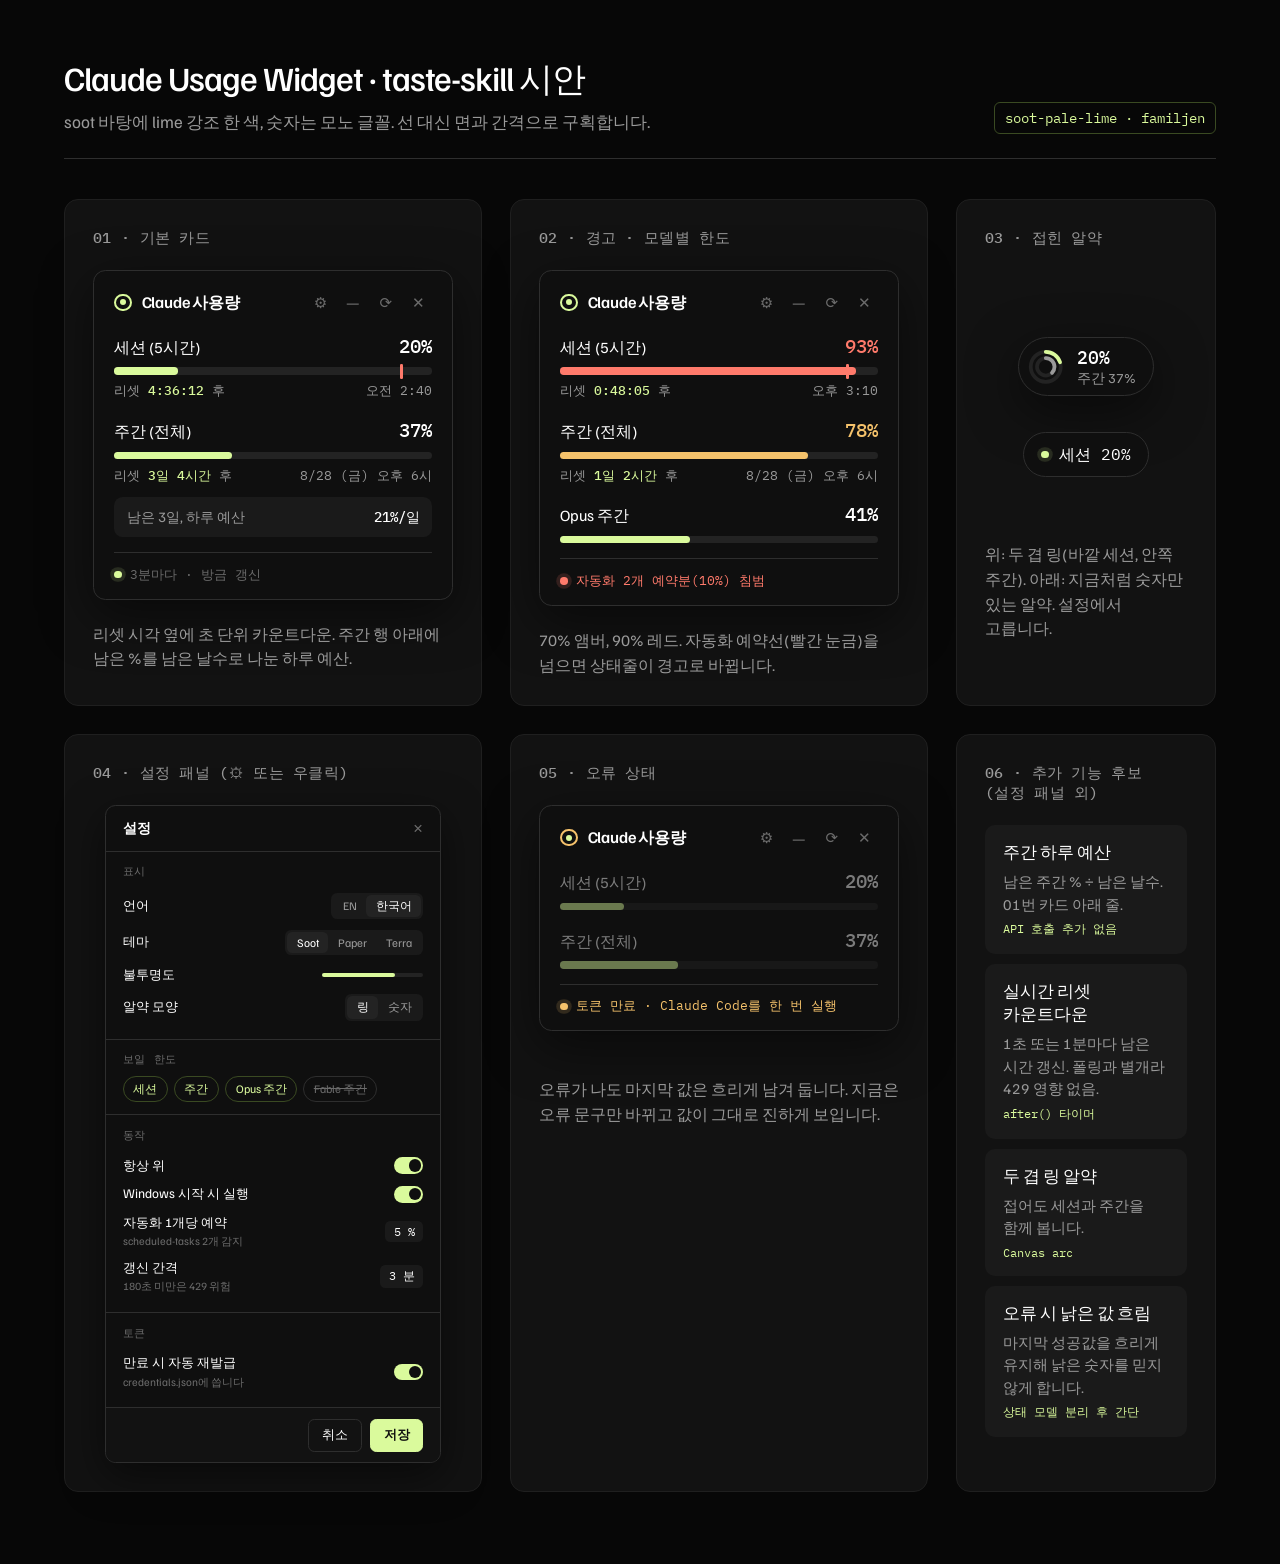
<file: docs/design/taste/index.html>
<!DOCTYPE html>
<html lang="ko">
<head>
<meta charset="utf-8">
<title>Claude Usage Widget — taste-skill 시안</title>
<!-- taste-skill deal: palette soot-pale-lime (near-black, lime accent; developer tool), type familjen (Familjen Grotesk + IBM Plex Mono), radius soft -->
<link rel="preconnect" href="https://fonts.googleapis.com">
<link href="https://fonts.googleapis.com/css2?family=Familjen+Grotesk:wght@400;500;600&family=IBM+Plex+Mono:wght@400;500&display=swap" rel="stylesheet">
<style>
  :root{
    --bg:#0f0f0f; --surface:#1a1a1a; --surface-2:#232323; --line:#2e2e2e;
    --ink:#ffffff; --muted:#9a9a9a; --dim:#6b6b6b;
    --accent:#dafa9c; --amber:#f5c26b; --red:#ff7a6b;
    --r:10px; --sans:"Familjen Grotesk",system-ui,sans-serif; --mono:"IBM Plex Mono",ui-monospace,monospace;
  }
  *{box-sizing:border-box;margin:0}
  body{background:#070707;color:var(--ink);font-family:var(--sans);word-break:keep-all;padding:56px 64px 72px}
  .sheet{max-width:1312px;margin:0 auto}
  header.top{display:flex;justify-content:space-between;align-items:end;margin-bottom:40px;border-bottom:1px solid var(--line);padding-bottom:24px}
  header.top h1{font-weight:500;font-size:34px;letter-spacing:-.03em}
  header.top p{color:var(--muted);font-size:17px;margin-top:8px}
  .tag{font-family:var(--mono);font-size:14px;color:var(--accent);border:1px solid #3a4a22;padding:6px 10px;border-radius:6px;white-space:nowrap}
  .grid{display:grid;grid-template-columns:repeat(3,1fr);gap:28px}
  .cell{background:#121212;border:1px solid #1f1f1f;border-radius:14px;padding:28px;display:flex;flex-direction:column;gap:22px}
  .cell h2{font-size:15px;font-weight:500;color:var(--muted);font-family:var(--mono);letter-spacing:.02em}
  .cell .note{font-size:16px;color:var(--muted);line-height:1.55}
  .stage{display:flex;justify-content:center;align-items:flex-start;min-height:250px}
  .x2{zoom:1.25}

  /* ── widget card ── */
  .w{width:288px;background:var(--bg);border:1px solid var(--line);border-radius:var(--r);padding:14px 16px 12px;box-shadow:0 12px 40px rgba(0,0,0,.5)}
  .w-head{display:flex;align-items:center;gap:8px}
  .mark{width:14px;height:14px;border-radius:50%;border:2px solid var(--accent);position:relative}
  .mark::after{content:"";position:absolute;inset:3px;border-radius:50%;background:var(--accent)}
  .w-title{font-weight:600;font-size:13px;letter-spacing:-.01em}
  .w-ctrl{margin-left:auto;display:flex;gap:4px}
  .w-ctrl span{width:22px;height:22px;display:grid;place-items:center;border-radius:6px;color:var(--dim);font-size:12px;cursor:pointer}
  .w-ctrl span:hover{background:var(--surface-2);color:var(--ink)}
  .row{margin-top:14px}
  .row-top{display:flex;justify-content:space-between;align-items:baseline}
  .lbl{font-size:12.5px;color:var(--ink)}
  .pct{font-family:var(--mono);font-size:15px;font-weight:500;white-space:nowrap}
  .bar{height:6px;background:var(--surface-2);border-radius:3px;margin-top:7px;position:relative;overflow:visible}
  .fill{height:100%;border-radius:3px;background:var(--accent)}
  .fill.amber{background:var(--amber)} .fill.red{background:var(--red)}
  .reserve{position:absolute;top:-3px;bottom:-3px;width:2px;background:var(--red);border-radius:1px}
  .meta{display:flex;justify-content:space-between;margin-top:6px;font-family:var(--mono);font-size:10.5px;color:var(--muted);white-space:nowrap}
  .meta b{color:var(--accent);font-weight:500}
  .budget{margin-top:10px;padding:8px 10px;border-radius:7px;background:var(--surface);font-size:11.5px;color:var(--muted);display:flex;justify-content:space-between;white-space:nowrap}
  .budget b{font-family:var(--mono);color:var(--ink);font-weight:500}
  .status{margin-top:12px;padding-top:10px;border-top:1px solid var(--line);display:flex;align-items:center;gap:7px;font-family:var(--mono);font-size:10.5px;color:var(--dim);white-space:nowrap}
  .led{width:6px;height:6px;border-radius:50%;background:var(--accent);box-shadow:0 0 0 3px rgba(218,250,156,.12)}
  .led.warn{background:var(--red);box-shadow:0 0 0 3px rgba(255,122,107,.15)} .status.warn{color:var(--red)}
  .led.err{background:var(--amber);box-shadow:0 0 0 3px rgba(245,194,107,.15)} .status.err{color:var(--amber)}

  /* ── pill with dual ring ── */
  .pill{display:inline-flex;align-items:center;gap:10px;background:var(--bg);border:1px solid var(--line);border-radius:999px;padding:6px 14px 6px 6px;box-shadow:0 12px 40px rgba(0,0,0,.5)}
  .pill .n{font-family:var(--mono);font-size:14px;font-weight:500}
  .pill .s{font-size:11px;color:var(--muted)}
  .pill-old{display:inline-flex;align-items:center;gap:8px;background:var(--bg);border:1px solid var(--line);border-radius:999px;padding:8px 14px;font-family:var(--mono);font-size:13px}

  /* ── settings ── */
  .set{width:320px;background:var(--bg);border:1px solid var(--line);border-radius:var(--r);box-shadow:0 12px 40px rgba(0,0,0,.5);overflow:hidden}
  .set-h{display:flex;align-items:center;padding:12px 16px;border-bottom:1px solid var(--line);font-weight:600;font-size:13px}
  .set-h span{margin-left:auto;color:var(--dim);font-size:12px}
  .grp{padding:12px 16px;border-bottom:1px solid var(--line)}
  .grp h3{font-family:var(--mono);font-size:10px;color:var(--dim);font-weight:500;letter-spacing:.06em;text-transform:uppercase;margin-bottom:8px}
  .f{display:flex;justify-content:space-between;align-items:center;font-size:12.5px;padding:5px 0;gap:12px}
  .f small{display:block;color:var(--dim);font-size:10.5px;margin-top:2px}
  .seg{display:inline-flex;background:var(--surface);border-radius:6px;padding:2px}
  .seg i{font-style:normal;font-size:11px;padding:3px 9px;border-radius:5px;color:var(--muted)}
  .seg i.on{background:var(--surface-2);color:var(--ink)}
  .tg{width:28px;height:16px;border-radius:8px;background:var(--surface-2);position:relative;flex:none}
  .tg::after{content:"";position:absolute;top:2px;left:2px;width:12px;height:12px;border-radius:50%;background:var(--dim)}
  .tg.on{background:var(--accent)} .tg.on::after{left:14px;background:var(--bg)}
  .chips{display:flex;gap:6px;flex-wrap:wrap}
  .chip{font-size:11px;padding:4px 9px;border-radius:999px;border:1px solid var(--line);color:var(--muted)}
  .chip.off{text-decoration:line-through;color:var(--dim)}
  .chip.on{border-color:#3a4a22;color:var(--accent)}
  .num{font-family:var(--mono);font-size:11.5px;background:var(--surface);padding:3px 8px;border-radius:5px;white-space:nowrap}
  .slider{width:96px;height:4px;background:var(--surface-2);border-radius:2px;position:relative}
  .slider::before{content:"";position:absolute;left:0;top:0;bottom:0;width:72%;background:var(--accent);border-radius:2px}
  .set-f{display:flex;justify-content:flex-end;gap:8px;padding:10px 16px;background:#121212}
  .btn{font-size:12px;padding:6px 12px;border-radius:6px;border:1px solid var(--line);color:var(--ink);background:transparent}
  .btn.p{background:var(--accent);color:#0f0f0f;border-color:var(--accent);font-weight:600}

  .wide{grid-column:span 2}
  .feat{display:grid;grid-template-columns:1fr;gap:10px}
  .feat div{background:var(--surface);border-radius:10px;padding:16px 18px}
  .feat b{display:block;font-weight:500;font-size:17px;margin-bottom:6px}
  .feat span{color:var(--muted);font-size:15px;line-height:1.5}
  .feat em{display:block;margin-top:6px;font-style:normal;font-family:var(--mono);font-size:12px;color:var(--accent)}
</style>
</head>
<body>
<div class="sheet">
  <header class="top">
    <div>
      <h1>Claude Usage Widget · taste-skill 시안</h1>
      <p>soot 바탕에 lime 강조 한 색, 숫자는 모노 글꼴. 선 대신 면과 간격으로 구획합니다.</p>
    </div>
    <span class="tag">soot-pale-lime · familjen</span>
  </header>

  <div class="grid">
    <!-- 1. 기본 -->
    <section class="cell">
      <h2>01 · 기본 카드</h2>
      <div class="stage"><div class="x2">
        <div class="w">
          <div class="w-head"><div class="mark"></div><div class="w-title">Claude 사용량</div>
            <div class="w-ctrl"><span title="설정">⚙</span><span>—</span><span>⟳</span><span>✕</span></div></div>
          <div class="row">
            <div class="row-top"><span class="lbl">세션 (5시간)</span><span class="pct">20%</span></div>
            <div class="bar"><div class="fill" style="width:20%"></div><div class="reserve" style="left:90%"></div></div>
            <div class="meta"><span>리셋 <b>4:36:12</b> 후</span><span>오전 2:40</span></div>
          </div>
          <div class="row">
            <div class="row-top"><span class="lbl">주간 (전체)</span><span class="pct">37%</span></div>
            <div class="bar"><div class="fill" style="width:37%"></div></div>
            <div class="meta"><span>리셋 <b>3일 4시간</b> 후</span><span>8/28 (금) 오후 6시</span></div>
            <div class="budget"><span>남은 3일, 하루 예산</span><b>21%/일</b></div>
          </div>
          <div class="status"><span class="led"></span>3분마다 · 방금 갱신</div>
        </div>
      </div></div>
      <p class="note">리셋 시각 옆에 초 단위 카운트다운. 주간 행 아래에 남은 %를 남은 날수로 나눈 하루 예산.</p>
    </section>

    <!-- 2. 경고 -->
    <section class="cell">
      <h2>02 · 경고 · 모델별 한도</h2>
      <div class="stage"><div class="x2">
        <div class="w">
          <div class="w-head"><div class="mark"></div><div class="w-title">Claude 사용량</div>
            <div class="w-ctrl"><span>⚙</span><span>—</span><span>⟳</span><span>✕</span></div></div>
          <div class="row">
            <div class="row-top"><span class="lbl">세션 (5시간)</span><span class="pct" style="color:var(--red)">93%</span></div>
            <div class="bar"><div class="fill red" style="width:93%"></div><div class="reserve" style="left:90%"></div></div>
            <div class="meta"><span>리셋 <b>0:48:05</b> 후</span><span>오후 3:10</span></div>
          </div>
          <div class="row">
            <div class="row-top"><span class="lbl">주간 (전체)</span><span class="pct" style="color:var(--amber)">78%</span></div>
            <div class="bar"><div class="fill amber" style="width:78%"></div></div>
            <div class="meta"><span>리셋 <b>1일 2시간</b> 후</span><span>8/28 (금) 오후 6시</span></div>
          </div>
          <div class="row">
            <div class="row-top"><span class="lbl">Opus 주간</span><span class="pct">41%</span></div>
            <div class="bar"><div class="fill" style="width:41%"></div></div>
          </div>
          <div class="status warn"><span class="led warn"></span>자동화 2개 예약분(10%) 침범</div>
        </div>
      </div></div>
      <p class="note">70% 앰버, 90% 레드. 자동화 예약선(빨간 눈금)을 넘으면 상태줄이 경고로 바뀝니다.</p>
    </section>

    <!-- 3. 알약 -->
    <section class="cell">
      <h2>03 · 접힌 알약</h2>
      <div class="stage" style="flex-direction:column;align-items:center;gap:36px;padding-top:24px">
        <div class="x2">
          <div class="pill">
            <svg width="30" height="30" viewBox="0 0 30 30">
              <circle cx="15" cy="15" r="12" fill="none" stroke="#232323" stroke-width="3"/>
              <circle cx="15" cy="15" r="12" fill="none" stroke="#dafa9c" stroke-width="3" stroke-dasharray="75.4" stroke-dashoffset="60.3" stroke-linecap="round" transform="rotate(-90 15 15)"/>
              <circle cx="15" cy="15" r="7" fill="none" stroke="#232323" stroke-width="3"/>
              <circle cx="15" cy="15" r="7" fill="none" stroke="#9a9a9a" stroke-width="3" stroke-dasharray="44" stroke-dashoffset="27.7" stroke-linecap="round" transform="rotate(-90 15 15)"/>
            </svg>
            <div><div class="n">20%</div><div class="s">주간 37%</div></div>
          </div>
        </div>
        <div class="x2"><div class="pill-old"><span class="led"></span>세션 20%</div></div>
      </div>
      <p class="note">위: 두 겹 링(바깥 세션, 안쪽 주간). 아래: 지금처럼 숫자만 있는 알약. 설정에서 고릅니다.</p>
    </section>

    <!-- 4. 설정 -->
    <section class="cell">
      <h2>04 · 설정 패널 (⚙ 또는 우클릭)</h2>
      <div class="stage"><div class="x2" style="zoom:1.05">
        <div class="set">
          <div class="set-h">설정<span>✕</span></div>
          <div class="grp"><h3>표시</h3>
            <div class="f">언어<span class="seg"><i>EN</i><i class="on">한국어</i></span></div>
            <div class="f">테마<span class="seg"><i class="on">Soot</i><i>Paper</i><i>Terra</i></span></div>
            <div class="f">불투명도<span class="slider"></span></div>
            <div class="f">알약 모양<span class="seg"><i class="on">링</i><i>숫자</i></span></div>
          </div>
          <div class="grp"><h3>보일 한도</h3>
            <div class="chips"><span class="chip on">세션</span><span class="chip on">주간</span><span class="chip on">Opus 주간</span><span class="chip off">Fable 주간</span></div>
          </div>
          <div class="grp"><h3>동작</h3>
            <div class="f">항상 위<span class="tg on"></span></div>
            <div class="f">Windows 시작 시 실행<span class="tg on"></span></div>
            <div class="f"><div>자동화 1개당 예약<small>scheduled-tasks 2개 감지</small></div><span class="num">5 %</span></div>
            <div class="f"><div>갱신 간격<small>180초 미만은 429 위험</small></div><span class="num">3 분</span></div>
          </div>
          <div class="grp"><h3>토큰</h3>
            <div class="f"><div>만료 시 자동 재발급<small>credentials.json에 씁니다</small></div><span class="tg on"></span></div>
          </div>
          <div class="set-f"><span class="btn">취소</span><span class="btn p">저장</span></div>
        </div>
      </div></div>
    </section>

    <!-- 5. 오류 + 후보 -->
    <section class="cell">
      <h2>05 · 오류 상태</h2>
      <div class="stage"><div class="x2">
        <div class="w">
          <div class="w-head"><div class="mark" style="border-color:var(--amber)"></div><div class="w-title">Claude 사용량</div>
            <div class="w-ctrl"><span>⚙</span><span>—</span><span>⟳</span><span>✕</span></div></div>
          <div class="row" style="opacity:.45">
            <div class="row-top"><span class="lbl">세션 (5시간)</span><span class="pct">20%</span></div>
            <div class="bar"><div class="fill" style="width:20%"></div></div>
          </div>
          <div class="row" style="opacity:.45">
            <div class="row-top"><span class="lbl">주간 (전체)</span><span class="pct">37%</span></div>
            <div class="bar"><div class="fill" style="width:37%"></div></div>
          </div>
          <div class="status err"><span class="led err"></span>토큰 만료 · Claude Code를 한 번 실행</div>
        </div>
      </div></div>
      <p class="note">오류가 나도 마지막 값은 흐리게 남겨 둡니다. 지금은 오류 문구만 바뀌고 값이 그대로 진하게 보입니다.</p>
    </section>

  <section class="cell">
    <h2>06 · 추가 기능 후보 (설정 패널 외)</h2>
    <div class="feat">
      <div><b>주간 하루 예산</b><span>남은 주간 % ÷ 남은 날수. 01번 카드 아래 줄.</span> <em>API 호출 추가 없음</em></div>
      <div><b>실시간 리셋 카운트다운</b><span>1초 또는 1분마다 남은 시간 갱신. 폴링과 별개라 429 영향 없음.</span> <em>after() 타이머</em></div>
      <div><b>두 겹 링 알약</b><span>접어도 세션과 주간을 함께 봅니다.</span> <em>Canvas arc</em></div>
      <div><b>오류 시 낡은 값 흐림</b><span>마지막 성공값을 흐리게 유지해 낡은 숫자를 믿지 않게 합니다.</span> <em>상태 모델 분리 후 간단</em></div>
    </div>
  </section>
  </div>
</div>
</body>
</html>
</file>
<file: docs/design/brand/style.css>
/* Hallmark · shape: app screen · genre: modern-minimal · theme: Dose (deal 1/3, seed desktop-always-on-top-widget-showing-1f05·fe0395b4·2026-11-19·r0)
 * nav: none, a widget sheet of five states · signature: the weekly limit as a seven-day plastic organiser with the daily allowance stamped on a pharmacy label · states: full, warning, critical, error, collapsed, settings · dose: white
 * axes: light/grotesk-sans/chromatic-green · posture: committed · contrast: pass · v2.0.0 */
/* Hallmark · pre-emit critique: P4 H4 E3 S4 R4 V4 · weakest: E, warnings stay inside the green family (ink band at 90%) instead of red, per the theme */
@import url("./tokens.css");
@import url("./base.css");

body { background: var(--color-paper); color: var(--color-ink); font-family: var(--font-body); word-break: keep-all; }
.sheet { max-width: 1240px; margin: 0 auto; padding: var(--space-2xl) var(--space-xl) var(--space-3xl); }
.sheet-head { display: flex; justify-content: space-between; align-items: end; gap: var(--space-lg); padding-bottom: var(--space-lg); border-bottom: var(--rule-hair) solid var(--color-rule); margin-bottom: var(--space-xl); }
.sheet-head h1 { font-family: var(--font-display); font-weight: var(--display-weight); letter-spacing: var(--tracking-display); font-size: var(--text-3xl); line-height: 1.05; }
.sheet-head > div { flex: 1; min-width: 0; }
.sheet-head h1 { max-width: none; text-wrap: balance; }
.sheet-head p { max-width: none; color: var(--color-muted); font-size: var(--text-lg); margin-top: var(--space-xs); }
.theme-note { font-size: var(--text-sm); color: var(--color-ink-2); white-space: nowrap; }

.grid { display: grid; grid-template-columns: repeat(3, minmax(0, 1fr)); gap: var(--space-lg); }
.cell { display: flex; flex-direction: column; gap: var(--space-md); padding: var(--space-lg); border-radius: var(--radius-card); background: var(--color-paper-2); }
.cell h2 { font-family: var(--font-display); font-weight: var(--display-weight); letter-spacing: var(--tracking-display); font-size: var(--text-lg); }
.cell p { color: var(--color-ink-2); font-size: var(--text-md); line-height: 1.5; }
.stage { display: flex; justify-content: center; align-items: flex-start; zoom: 1.2; padding: var(--space-xs) 0; }

/* ── the widget ── */
.w { width: 292px; background: var(--color-paper); border-radius: var(--radius-card); box-shadow: var(--shadow-lift); padding: var(--space-sm) var(--space-md) var(--space-sm); color: var(--color-ink); }
.w-head { display: flex; align-items: center; gap: var(--space-xs); }
.w-title { font-family: var(--font-display); font-weight: var(--display-weight); letter-spacing: var(--tracking-display); font-size: 0.875rem; }
.w-ctrl { margin-left: auto; display: flex; gap: var(--space-3xs); }
.icon-btn { width: 26px; height: 26px; display: grid; place-items: center; border: 0; background: transparent; color: var(--color-muted); border-radius: 8px; cursor: pointer; transition: background-color var(--dur-micro) var(--ease-out), color var(--dur-micro) var(--ease-out); }
.icon-btn:hover { background: var(--color-paper-3); color: var(--color-ink); }
.icon-btn:active { transform: translateY(1px); }
.icon-btn:focus-visible { outline: 2px solid var(--color-focus); outline-offset: 1px; }
.icon-btn svg { width: 14px; height: 14px; stroke: currentColor; fill: none; stroke-width: 1.8; stroke-linecap: round; stroke-linejoin: round; }

.lim { margin-top: var(--space-sm); }
.lim-top { display: flex; justify-content: space-between; align-items: baseline; gap: var(--space-xs); }
.lim-name { font-size: 0.8125rem; font-weight: 500; }
.pct { font-family: var(--font-outlier); font-variant-numeric: tabular-nums; font-size: 1.125rem; font-weight: 500; white-space: nowrap; }
.when { font-variant-numeric: tabular-nums; font-size: 0.75rem; color: var(--color-muted); margin-top: var(--space-2xs); white-space: nowrap; display: flex; justify-content: space-between; }
.flag { font-size: 0.6875rem; font-weight: 500; padding: var(--space-3xs) var(--space-xs); border-radius: var(--radius-pill); background: var(--color-accent-soft); color: var(--color-accent-deep); margin-right: auto; margin-left: var(--space-xs); white-space: nowrap; }

/* timeline: compartments are time, the thin bar on top is usage */
.tl { --n: 5; display: grid; grid-template-columns: repeat(var(--n), minmax(0, 1fr)); gap: var(--space-3xs); margin-top: var(--space-xs); position: relative; }
.tl--week { --n: 7; }
.tl.tl--week i { height: 26px; }
.tl i { height: 20px; border-radius: 5px; background: var(--color-paper-3); position: relative; overflow: clip; font-style: normal; box-shadow: inset 0 1px 0 var(--glint); }
.tl i.past { background: color-mix(in oklab, var(--color-ink-2) 30%, var(--color-paper-3)); }
.tl i.now::before { content: ""; position: absolute; inset: 0 auto 0 0; width: var(--p, 50%); background: color-mix(in oklab, var(--color-ink-2) 30%, var(--color-paper-3)); }
.tl i.now { outline: 1.5px solid var(--color-ink-2); outline-offset: 1px; }
.tl i span { position: absolute; inset: 0 0 10px 0; display: grid; place-items: center; font-size: 0.625rem; font-weight: 500; color: var(--color-ink-2); }
.use { position: absolute; left: 0; right: 0; bottom: 3px; height: 4px; border-radius: var(--radius-pill); pointer-events: none; }
.use b { display: block; height: 100%; border-radius: inherit; background: var(--color-accent); box-shadow: 0 0 0 1.5px var(--color-paper); }
.reserve { position: absolute; top: -3px; bottom: -3px; width: 2px; border-radius: 1px; background: var(--color-ink); }
.bar-only { position: relative; height: 4px; margin-top: var(--space-xs); border-radius: var(--radius-pill); background: var(--color-paper-3); }
.bar-only .use { bottom: 0; }

.label { margin-top: var(--space-xs); display: flex; justify-content: space-between; align-items: center; padding: var(--space-xs) var(--space-xs); border-radius: 10px; background: var(--light); border: 1px dashed var(--color-rule); font-variant-numeric: tabular-nums; font-size: 0.75rem; color: var(--color-ink-2); white-space: nowrap; }
.stamp { border: 1.5px solid var(--color-accent); box-shadow: inset 0 0 0 2px var(--light), inset 0 0 0 3px var(--color-accent); color: var(--color-accent-deep); border-radius: 6px; padding: var(--space-3xs) var(--space-xs); transform: rotate(-2deg); font-weight: 500; }
.stamp.grey { border-color: var(--color-muted); box-shadow: inset 0 0 0 2px var(--light), inset 0 0 0 3px var(--color-muted); color: var(--color-muted); }

.foot { margin-top: var(--space-sm); padding-top: var(--space-xs); border-top: var(--rule-hair) solid var(--color-rule); font-size: 0.75rem; color: var(--color-muted); }

/* states */
.w.is-high .lim--session .use b { background: var(--color-accent-deep); }
.w.is-critical { background: var(--color-ink); color: var(--color-paper); }
.w.is-critical .when, .w.is-critical .foot, .w.is-critical .icon-btn { color: color-mix(in oklab, var(--color-paper) 70%, var(--color-ink)); }
.w.is-critical .foot { border-top-color: var(--color-ink-2); }
.w.is-critical .tl i { background: var(--color-ink-2); box-shadow: none; }
.w.is-critical .tl i.past, .w.is-critical .tl i.now::before { background: color-mix(in oklab, var(--color-muted) 70%, var(--color-ink-2)); }
.w.is-critical .tl i.now { outline-color: var(--color-paper); }
.w.is-critical .tl i span { color: var(--color-paper); }
.w.is-critical .use b { background: var(--color-accent-soft); box-shadow: 0 0 0 1.5px var(--color-ink); }
.w.is-critical .reserve { background: var(--color-paper); }
.w.is-critical .pct--alert { color: var(--color-accent-soft); }
.w.is-critical .flag { background: var(--color-accent-soft); color: var(--color-ink); }
.w.is-stale .lim { opacity: .45; }

/* collapsed */
.pill { display: inline-flex; align-items: center; gap: var(--space-xs); padding: var(--space-2xs) var(--space-sm) var(--space-2xs) var(--space-2xs); border-radius: var(--radius-pill); background: var(--color-paper); box-shadow: var(--shadow-lift); }
.pill-tl { position: relative; display: grid; grid-template-columns: repeat(5, 7px); gap: var(--space-3xs); padding: var(--space-2xs); border-radius: var(--radius-pill); background: var(--color-paper-2); }
.pill-tl i { height: 18px; border-radius: 3px; background: var(--color-paper-3); }
.pill-tl i.past { background: color-mix(in oklab, var(--color-ink-2) 30%, var(--color-paper-3)); }
.pill-tl .use { left: 4px; right: 4px; bottom: 6px; height: 3px; }
.pill .pct { font-size: 0.9375rem; }
.pill small { display: block; font-size: 0.6875rem; color: var(--color-muted); }

/* settings */
.set { width: 316px; background: var(--color-paper); border-radius: var(--radius-card); box-shadow: var(--shadow-lift); overflow: clip; }
.set-head { display: flex; align-items: center; padding: var(--space-sm) var(--space-md); border-bottom: var(--rule-hair) solid var(--color-rule); }
.set-head h3 { font-family: var(--font-display); font-weight: var(--display-weight); letter-spacing: var(--tracking-display); font-size: 0.9375rem; }
.set-head .icon-btn { margin-left: auto; }
.grp { padding: var(--space-xs) var(--space-md) var(--space-sm); border-bottom: var(--rule-hair) solid var(--color-rule); }
.grp h4 { font-size: 0.75rem; font-weight: 500; color: var(--color-muted); margin-bottom: var(--space-2xs); }
.row { display: flex; justify-content: space-between; align-items: center; gap: var(--space-sm); min-height: 32px; font-size: 0.8125rem; }
.row small { display: block; font-size: 0.75rem; color: var(--color-muted); }
.keys { display: inline-flex; gap: var(--space-3xs); padding: var(--space-3xs); border-radius: 9px; background: var(--color-paper-3); }
.key { border: 0; font: 500 0.75rem var(--font-body); padding: var(--space-2xs) var(--space-xs); border-radius: 7px; background: transparent; color: var(--color-ink-2); cursor: pointer; }
.key[aria-pressed="true"] { background: var(--color-paper); color: var(--color-ink); box-shadow: inset 0 1px 0 var(--glint), 0 1px 0 var(--color-rule); }
.key:focus-visible, .chip:focus-visible, .sw:focus-visible, .btn:focus-visible, .num:focus-visible { outline: 2px solid var(--color-focus); outline-offset: 1px; }
.chips { display: flex; flex-wrap: wrap; gap: var(--space-2xs); }
.chip { border: 1px solid var(--color-rule); background: transparent; font: 500 0.75rem var(--font-body); padding: var(--space-2xs) var(--space-xs); border-radius: var(--radius-pill); color: var(--color-muted); cursor: pointer; }
.chip[aria-pressed="true"] { background: var(--color-accent-soft); border-color: transparent; color: var(--color-accent-deep); }
.sw { width: 32px; height: 18px; border-radius: var(--radius-pill); border: 0; background: var(--color-rule); position: relative; cursor: pointer; flex: none; }
.sw::after { content: ""; position: absolute; top: 2px; left: 2px; width: 14px; height: 14px; border-radius: 50%; background: var(--color-paper); box-shadow: var(--shadow-card); transition: transform var(--dur-short) var(--ease-out); }
.sw[aria-checked="true"] { background: var(--color-accent); }
.sw[aria-checked="true"]::after { transform: translateX(14px); }
.num { font: 500 0.75rem var(--font-outlier); width: 56px; height: 28px; text-align: right; padding: 0 var(--space-xs); border: 1px solid var(--color-muted); border-radius: 8px; background: var(--color-paper); color: var(--color-ink); }
.set-foot { display: flex; justify-content: flex-end; gap: var(--space-xs); padding: var(--space-xs) var(--space-md); background: var(--color-paper-2); }
.btn { height: 32px; padding: 0 var(--space-sm); border: 0; border-radius: 8px; font: 500 0.8125rem var(--font-body); cursor: pointer; background: var(--color-paper); color: var(--color-ink); box-shadow: inset 0 1px 0 var(--glint), 0 0 0 1px var(--color-rule), 0 2px 0 var(--color-rule); transition: transform var(--dur-micro) var(--ease-out); }
.btn--primary { background: linear-gradient(var(--color-accent), var(--color-accent-deep)); color: var(--color-accent-ink); box-shadow: 0 0 0 1px var(--color-accent-deep), 0 2px 0 var(--color-accent-deep); }
.btn:hover { filter: brightness(1.04); }
.btn:active { transform: translateY(2px); }
.btn:disabled, .key:disabled, .sw:disabled, .num:disabled { opacity: .45; cursor: not-allowed; }

.ideas { display: grid; gap: var(--space-sm); }
.idea { padding: var(--space-sm) var(--space-md); border-radius: var(--radius-input); background: var(--color-paper); }
.idea h3 { font-family: var(--font-display); font-weight: var(--display-weight); letter-spacing: var(--tracking-display); font-size: var(--text-md); }
.idea p { font-size: 0.9375rem; color: var(--color-ink-2); margin-top: var(--space-2xs); }

@media (max-width: 64rem) { .grid { grid-template-columns: minmax(0, 1fr); } }
@media (prefers-reduced-motion: reduce) { .sw::after, .btn, .icon-btn { transition: none; } }
</file>
<file: docs/design/brand/brand.css>
/* 원래 브랜드(main.py 팔레트) 덮어쓰기: 테라코타 카드, 크림 포인트 면, 다크브라운 2px 라인 */
:root {
  --card: #c8785a; --cream: #f5ede4; --ink: #2b1a12; --dim: #7b4432;
  --amber: #b3611a; --limit: #8e2c1f; --err: #5c3a1e;
  --elapsed: #e2b9a2; --card-sunk: #b96c50; --card-line: #a8634a;
  --desk: #1d1b1a; --desk-2: #272422; --desk-rule: #3a3532; --desk-ink: #f2ece6; --desk-muted: #b3aaa2;
  --stroke: 2px;
  --font-display: "Quicksand", "Nunito", "Segoe UI", sans-serif;
  --font-body: "Quicksand", "Nunito", "Segoe UI", sans-serif;
  --font-outlier: "Nunito", "Segoe UI", sans-serif;
}

/* 시트(바탕화면) */
body { background: var(--desk); color: var(--desk-ink); }
.sheet-head { border-bottom-color: var(--desk-rule); }
.sheet-head p, .theme-note, .cell p { color: var(--desk-muted); }
.cell { background: var(--desk-2); }
.cell h2, .idea h3 { color: var(--desk-ink); }
.idea { background: var(--desk); }
.idea p { color: var(--desk-muted); }

/* 위젯 카드 */
.w, .set, .pill { background: var(--card); color: var(--ink); box-shadow: none; border: var(--stroke) solid var(--ink); }
.w-title, .set-head h3 { font-weight: 700; letter-spacing: 0; }
.lim-name { font-weight: 600; }
.pct { font-weight: 700; }
.globe { width: 30px; height: 19px; margin-right: 2px; flex: none; }
.globe .gl { fill: var(--cream); stroke: var(--ink); stroke-width: 1.8; }
.globe .mer { fill: none; stroke: var(--ink); stroke-width: 0.9; }
.globe .br { fill: none; stroke: var(--ink); stroke-width: 1.8; stroke-linecap: round; }
.icon-btn { color: var(--dim); }
.icon-btn:hover { background: var(--card-sunk); color: var(--ink); }
.icon-btn:focus-visible { outline-color: var(--ink); }

/* 시간 칸 + 사용량 막대 */
.tl i { background: var(--cream); box-shadow: none; border: 1.5px solid var(--ink); border-radius: 6px; }
.tl i.past, .tl i.now::before { background: var(--elapsed); }
.tl i.now { outline: var(--stroke) solid var(--ink); outline-offset: 1px; }
.tl i span { color: var(--ink); font-weight: 700; }
.use b { background: var(--ink); box-shadow: 0 0 0 1.5px var(--cream); }
.bar-only { background: var(--cream); border: 1.5px solid var(--ink); height: 8px; }
.bar-only .use { inset: 0; height: auto; }
.bar-only .use b { box-shadow: none; }
.reserve { background: var(--limit); }
.when, .foot { color: var(--dim); }
.foot { border-top: 1.5px solid var(--card-line); display: flex; align-items: center; gap: var(--space-xs); }
.foot::before { content: ""; width: 8px; height: 8px; border-radius: 50%; border: 1px solid var(--ink); background: radial-gradient(var(--ink) 0 1.5px, transparent 2px); flex: none; }
.label { background: var(--cream); border: 1.5px dashed var(--ink); color: var(--ink); }
.stamp { border: 1.5px solid var(--ink); box-shadow: inset 0 0 0 2px var(--cream), inset 0 0 0 3px var(--ink); color: var(--ink); }
.stamp.grey { border-color: var(--err); box-shadow: inset 0 0 0 2px var(--cream), inset 0 0 0 3px var(--err); color: var(--err); }

/* 상태: 70% 앰버, 90% 레드브라운 (원래 임계값) */
.flag { background: var(--cream); border: 1.5px solid currentColor; }
.w.is-high .lim--session .use b, .w.is-high .lim--session .pct { background: var(--amber); }
.w.is-high .lim--session .pct { background: none; color: var(--amber); }
.w.is-high .flag { color: var(--amber); }
.w.is-limit .lim--session .use b { background: var(--limit); }
.w.is-limit .lim--session .pct, .w.is-limit .flag, .w.is-limit .foot { color: var(--limit); }
.w.is-limit .lim:not(.lim--session) .use b { background: var(--amber); }
.w.is-limit .lim:not(.lim--session) .pct { color: var(--amber); }
.w.is-limit .foot::before { border-color: var(--limit); background: radial-gradient(var(--limit) 0 1.5px, transparent 2px); }
.w.is-stale .foot { color: var(--err); }
.w.is-stale .foot::before { border-color: var(--err); background: radial-gradient(var(--err) 0 1.5px, transparent 2px); }

/* 알약 */
.pill-tl { background: var(--card-sunk); }
.pill-tl i { background: var(--cream); border: 1px solid var(--ink); }
.pill-tl i.past { background: var(--elapsed); }
.pill small { color: var(--dim); }

/* 설정 */
.set-head, .grp { border-bottom: 1.5px solid var(--card-line); }
.grp h4, .row small { color: var(--dim); }
.keys { background: var(--card-sunk); }
.key { color: var(--ink); font-weight: 600; }
.key[aria-pressed="true"] { background: var(--cream); color: var(--ink); box-shadow: 0 0 0 1.5px var(--ink); }
.chip { border: 1.5px solid var(--ink); color: var(--ink); font-weight: 600; }
.chip[aria-pressed="true"] { background: var(--cream); color: var(--ink); }
.chip[aria-pressed="false"] { color: var(--dim); border-color: var(--dim); text-decoration: line-through; }
.sw { background: var(--card-sunk); box-shadow: inset 0 0 0 1.5px var(--ink); }
.sw::after { background: var(--cream); box-shadow: 0 0 0 1.5px var(--ink); }
.sw[aria-checked="true"] { background: var(--ink); }
.num { background: var(--cream); border: 1.5px solid var(--ink); color: var(--ink); font-weight: 700; }
.set-foot { background: var(--card-sunk); }
.btn { background: var(--cream); color: var(--ink); box-shadow: 0 0 0 1.5px var(--ink), 0 2px 0 var(--ink); font-weight: 600; }
.btn--primary { background: var(--ink); color: var(--cream); box-shadow: 0 0 0 1.5px var(--ink), 0 2px 0 var(--ink); }
.key:focus-visible, .chip:focus-visible, .sw:focus-visible, .btn:focus-visible, .num:focus-visible { outline-color: var(--cream); }

/* 가독성 보정: 테라코타 위 보조 글자는 DIM보다 한 단계 진하게, % 숫자는 잉크 고정(색은 막대와 라벨이 맡음) */
:root { --dim-text: #57291b; }
.w-title { white-space: nowrap; }
.when, .foot, .grp h4, .row small, .pill small { color: var(--dim-text); }
.w .pct, .w.is-high .lim--session .pct, .w.is-limit .lim--session .pct, .w.is-limit .lim:not(.lim--session) .pct { color: var(--ink); }
.w.is-limit .foot { color: var(--ink); font-weight: 600; }
</file>
<file: docs/design/claude-bi/style.css>
/* Hallmark · shape: app screen · genre: modern-minimal · theme: Dose (deal 1/3, seed desktop-always-on-top-widget-showing-1f05·fe0395b4·2026-11-19·r0)
 * nav: none, a widget sheet of five states · signature: the weekly limit as a seven-day plastic organiser with the daily allowance stamped on a pharmacy label · states: full, warning, critical, error, collapsed, settings · dose: white
 * axes: light/grotesk-sans/chromatic-green · posture: committed · contrast: pass · v2.0.0 */
/* Hallmark · pre-emit critique: P4 H4 E3 S4 R4 V4 · weakest: E, warnings stay inside the green family (ink band at 90%) instead of red, per the theme */
@import url("./tokens.css");
@import url("./base.css");

body { background: var(--color-paper); color: var(--color-ink); font-family: var(--font-body); word-break: keep-all; }
.sheet { max-width: 1240px; margin: 0 auto; padding: var(--space-2xl) var(--space-xl) var(--space-3xl); }
.sheet-head { display: flex; justify-content: space-between; align-items: end; gap: var(--space-lg); padding-bottom: var(--space-lg); border-bottom: var(--rule-hair) solid var(--color-rule); margin-bottom: var(--space-xl); }
.sheet-head h1 { font-family: var(--font-display); font-weight: var(--display-weight); letter-spacing: var(--tracking-display); font-size: var(--text-3xl); line-height: 1.05; }
.sheet-head > div { flex: 1; min-width: 0; }
.sheet-head h1 { max-width: none; text-wrap: balance; }
.sheet-head p { max-width: none; color: var(--color-muted); font-size: var(--text-lg); margin-top: var(--space-xs); }
.theme-note { font-size: var(--text-sm); color: var(--color-ink-2); white-space: nowrap; }

.grid { display: grid; grid-template-columns: repeat(3, minmax(0, 1fr)); gap: var(--space-lg); }
.cell { display: flex; flex-direction: column; gap: var(--space-md); padding: var(--space-lg); border-radius: var(--radius-card); background: var(--color-paper-2); }
.cell h2 { font-family: var(--font-display); font-weight: var(--display-weight); letter-spacing: var(--tracking-display); font-size: var(--text-lg); }
.cell p { color: var(--color-ink-2); font-size: var(--text-md); line-height: 1.5; }
.stage { display: flex; justify-content: center; align-items: flex-start; zoom: 1.2; padding: var(--space-xs) 0; }

/* ── the widget ── */
.w { width: 292px; background: var(--color-paper); border-radius: var(--radius-card); box-shadow: var(--shadow-lift); padding: var(--space-sm) var(--space-md) var(--space-sm); color: var(--color-ink); }
.w-head { display: flex; align-items: center; gap: var(--space-xs); }
.w-title { font-family: var(--font-display); font-weight: var(--display-weight); letter-spacing: var(--tracking-display); font-size: 0.875rem; }
.w-ctrl { margin-left: auto; display: flex; gap: var(--space-3xs); }
.icon-btn { width: 26px; height: 26px; display: grid; place-items: center; border: 0; background: transparent; color: var(--color-muted); border-radius: 8px; cursor: pointer; transition: background-color var(--dur-micro) var(--ease-out), color var(--dur-micro) var(--ease-out); }
.icon-btn:hover { background: var(--color-paper-3); color: var(--color-ink); }
.icon-btn:active { transform: translateY(1px); }
.icon-btn:focus-visible { outline: 2px solid var(--color-focus); outline-offset: 1px; }
.icon-btn svg { width: 14px; height: 14px; stroke: currentColor; fill: none; stroke-width: 1.8; stroke-linecap: round; stroke-linejoin: round; }

.lim { margin-top: var(--space-sm); }
.lim-top { display: flex; justify-content: space-between; align-items: baseline; gap: var(--space-xs); }
.lim-name { font-size: 0.8125rem; font-weight: 500; }
.pct { font-family: var(--font-outlier); font-variant-numeric: tabular-nums; font-size: 1.125rem; font-weight: 500; white-space: nowrap; }
.when { font-variant-numeric: tabular-nums; font-size: 0.75rem; color: var(--color-muted); margin-top: var(--space-2xs); white-space: nowrap; display: flex; justify-content: space-between; }
.flag { font-size: 0.6875rem; font-weight: 500; padding: var(--space-3xs) var(--space-xs); border-radius: var(--radius-pill); background: var(--color-accent-soft); color: var(--color-accent-deep); margin-right: auto; margin-left: var(--space-xs); white-space: nowrap; }

/* timeline: compartments are time, the thin bar on top is usage */
.tl { --n: 5; display: grid; grid-template-columns: repeat(var(--n), minmax(0, 1fr)); gap: var(--space-3xs); margin-top: var(--space-xs); position: relative; }
.tl--week { --n: 7; }
.tl.tl--week i { height: 26px; }
.tl i { height: 20px; border-radius: 5px; background: var(--color-paper-3); position: relative; overflow: clip; font-style: normal; box-shadow: inset 0 1px 0 var(--glint); }
.tl i.past { background: color-mix(in oklab, var(--color-ink-2) 30%, var(--color-paper-3)); }
.tl i.now::before { content: ""; position: absolute; inset: 0 auto 0 0; width: var(--p, 50%); background: color-mix(in oklab, var(--color-ink-2) 30%, var(--color-paper-3)); }
.tl i.now { outline: 1.5px solid var(--color-ink-2); outline-offset: 1px; }
.tl i span { position: absolute; inset: 0 0 10px 0; display: grid; place-items: center; font-size: 0.625rem; font-weight: 500; color: var(--color-ink-2); }
.use { position: absolute; left: 0; right: 0; bottom: 3px; height: 4px; border-radius: var(--radius-pill); pointer-events: none; }
.use b { display: block; height: 100%; border-radius: inherit; background: var(--color-accent); box-shadow: 0 0 0 1.5px var(--color-paper); }
.reserve { position: absolute; top: -3px; bottom: -3px; width: 2px; border-radius: 1px; background: var(--color-ink); }
.bar-only { position: relative; height: 4px; margin-top: var(--space-xs); border-radius: var(--radius-pill); background: var(--color-paper-3); }
.bar-only .use { bottom: 0; }

.label { margin-top: var(--space-xs); display: flex; justify-content: space-between; align-items: center; padding: var(--space-xs) var(--space-xs); border-radius: 10px; background: var(--light); border: 1px dashed var(--color-rule); font-variant-numeric: tabular-nums; font-size: 0.75rem; color: var(--color-ink-2); white-space: nowrap; }
.stamp { border: 1.5px solid var(--color-accent); box-shadow: inset 0 0 0 2px var(--light), inset 0 0 0 3px var(--color-accent); color: var(--color-accent-deep); border-radius: 6px; padding: var(--space-3xs) var(--space-xs); transform: rotate(-2deg); font-weight: 500; }
.stamp.grey { border-color: var(--color-muted); box-shadow: inset 0 0 0 2px var(--light), inset 0 0 0 3px var(--color-muted); color: var(--color-muted); }

.foot { margin-top: var(--space-sm); padding-top: var(--space-xs); border-top: var(--rule-hair) solid var(--color-rule); font-size: 0.75rem; color: var(--color-muted); }

/* Claude BI: clay on slate at 90% */
.w.is-critical .use b { background: var(--color-accent) !important; }
.w.is-critical .pct--alert { color: var(--color-accent) !important; }
.w.is-critical .flag { background: var(--color-accent) !important; color: var(--color-ink) !important; }
.btn--primary { background: var(--color-accent-deep) !important; }

/* states */
.w.is-high .lim--session .use b { background: var(--color-accent-deep); }
.w.is-critical { background: var(--color-ink); color: var(--color-paper); }
.w.is-critical .when, .w.is-critical .foot, .w.is-critical .icon-btn { color: color-mix(in oklab, var(--color-paper) 70%, var(--color-ink)); }
.w.is-critical .foot { border-top-color: var(--color-ink-2); }
.w.is-critical .tl i { background: var(--color-ink-2); box-shadow: none; }
.w.is-critical .tl i.past, .w.is-critical .tl i.now::before { background: color-mix(in oklab, var(--color-muted) 70%, var(--color-ink-2)); }
.w.is-critical .tl i.now { outline-color: var(--color-paper); }
.w.is-critical .tl i span { color: var(--color-paper); }
.w.is-critical .use b { background: var(--color-accent-soft); box-shadow: 0 0 0 1.5px var(--color-ink); }
.w.is-critical .reserve { background: var(--color-paper); }
.w.is-critical .pct--alert { color: var(--color-accent-soft); }
.w.is-critical .flag { background: var(--color-accent-soft); color: var(--color-ink); }
.w.is-stale .lim { opacity: .45; }

/* collapsed */
.pill { display: inline-flex; align-items: center; gap: var(--space-xs); padding: var(--space-2xs) var(--space-sm) var(--space-2xs) var(--space-2xs); border-radius: var(--radius-pill); background: var(--color-paper); box-shadow: var(--shadow-lift); }
.pill-tl { position: relative; display: grid; grid-template-columns: repeat(5, 7px); gap: var(--space-3xs); padding: var(--space-2xs); border-radius: var(--radius-pill); background: var(--color-paper-2); }
.pill-tl i { height: 18px; border-radius: 3px; background: var(--color-paper-3); }
.pill-tl i.past { background: color-mix(in oklab, var(--color-ink-2) 30%, var(--color-paper-3)); }
.pill-tl .use { left: 4px; right: 4px; bottom: 6px; height: 3px; }
.pill .pct { font-size: 0.9375rem; }
.pill small { display: block; font-size: 0.6875rem; color: var(--color-muted); }

/* settings */
.set { width: 316px; background: var(--color-paper); border-radius: var(--radius-card); box-shadow: var(--shadow-lift); overflow: clip; }
.set-head { display: flex; align-items: center; padding: var(--space-sm) var(--space-md); border-bottom: var(--rule-hair) solid var(--color-rule); }
.set-head h3 { font-family: var(--font-display); font-weight: var(--display-weight); letter-spacing: var(--tracking-display); font-size: 0.9375rem; }
.set-head .icon-btn { margin-left: auto; }
.grp { padding: var(--space-xs) var(--space-md) var(--space-sm); border-bottom: var(--rule-hair) solid var(--color-rule); }
.grp h4 { font-size: 0.75rem; font-weight: 500; color: var(--color-muted); margin-bottom: var(--space-2xs); }
.row { display: flex; justify-content: space-between; align-items: center; gap: var(--space-sm); min-height: 32px; font-size: 0.8125rem; }
.row small { display: block; font-size: 0.75rem; color: var(--color-muted); }
.keys { display: inline-flex; gap: var(--space-3xs); padding: var(--space-3xs); border-radius: 9px; background: var(--color-paper-3); }
.key { border: 0; font: 500 0.75rem var(--font-body); padding: var(--space-2xs) var(--space-xs); border-radius: 7px; background: transparent; color: var(--color-ink-2); cursor: pointer; }
.key[aria-pressed="true"] { background: var(--color-paper); color: var(--color-ink); box-shadow: inset 0 1px 0 var(--glint), 0 1px 0 var(--color-rule); }
.key:focus-visible, .chip:focus-visible, .sw:focus-visible, .btn:focus-visible, .num:focus-visible { outline: 2px solid var(--color-focus); outline-offset: 1px; }
.chips { display: flex; flex-wrap: wrap; gap: var(--space-2xs); }
.chip { border: 1px solid var(--color-rule); background: transparent; font: 500 0.75rem var(--font-body); padding: var(--space-2xs) var(--space-xs); border-radius: var(--radius-pill); color: var(--color-muted); cursor: pointer; }
.chip[aria-pressed="true"] { background: var(--color-accent-soft); border-color: transparent; color: var(--color-accent-deep); }
.sw { width: 32px; height: 18px; border-radius: var(--radius-pill); border: 0; background: var(--color-rule); position: relative; cursor: pointer; flex: none; }
.sw::after { content: ""; position: absolute; top: 2px; left: 2px; width: 14px; height: 14px; border-radius: 50%; background: var(--color-paper); box-shadow: var(--shadow-card); transition: transform var(--dur-short) var(--ease-out); }
.sw[aria-checked="true"] { background: var(--color-accent); }
.sw[aria-checked="true"]::after { transform: translateX(14px); }
.num { font: 500 0.75rem var(--font-outlier); width: 56px; height: 28px; text-align: right; padding: 0 var(--space-xs); border: 1px solid var(--color-muted); border-radius: 8px; background: var(--color-paper); color: var(--color-ink); }
.set-foot { display: flex; justify-content: flex-end; gap: var(--space-xs); padding: var(--space-xs) var(--space-md); background: var(--color-paper-2); }
.btn { height: 32px; padding: 0 var(--space-sm); border: 0; border-radius: 8px; font: 500 0.8125rem var(--font-body); cursor: pointer; background: var(--color-paper); color: var(--color-ink); box-shadow: inset 0 1px 0 var(--glint), 0 0 0 1px var(--color-rule), 0 2px 0 var(--color-rule); transition: transform var(--dur-micro) var(--ease-out); }
.btn--primary { background: linear-gradient(var(--color-accent), var(--color-accent-deep)); color: var(--color-accent-ink); box-shadow: 0 0 0 1px var(--color-accent-deep), 0 2px 0 var(--color-accent-deep); }
.btn:hover { filter: brightness(1.04); }
.btn:active { transform: translateY(2px); }
.btn:disabled, .key:disabled, .sw:disabled, .num:disabled { opacity: .45; cursor: not-allowed; }

.ideas { display: grid; gap: var(--space-sm); }
.idea { padding: var(--space-sm) var(--space-md); border-radius: var(--radius-input); background: var(--color-paper); }
.idea h3 { font-family: var(--font-display); font-weight: var(--display-weight); letter-spacing: var(--tracking-display); font-size: var(--text-md); }
.idea p { font-size: 0.9375rem; color: var(--color-ink-2); margin-top: var(--space-2xs); }

@media (max-width: 64rem) { .grid { grid-template-columns: minmax(0, 1fr); } }
@media (prefers-reduced-motion: reduce) { .sw::after, .btn, .icon-btn { transition: none; } }
</file>
<file: docs/design/hallmark/style.css>
/* Hallmark · shape: app screen · genre: modern-minimal · theme: Dose (deal 1/3, seed desktop-always-on-top-widget-showing-1f05·fe0395b4·2026-11-19·r0)
 * nav: none, a widget sheet of five states · signature: the weekly limit as a seven-day plastic organiser with the daily allowance stamped on a pharmacy label · states: full, warning, critical, error, collapsed, settings · dose: white
 * axes: light/grotesk-sans/chromatic-green · posture: committed · contrast: pass · v2.0.0 */
/* Hallmark · pre-emit critique: P4 H4 E3 S4 R4 V4 · weakest: E, warnings stay inside the green family (ink band at 90%) instead of red, per the theme */
@import url("./tokens.css");
@import url("./base.css");

body { background: var(--color-paper); color: var(--color-ink); font-family: var(--font-body); word-break: keep-all; }
.sheet { max-width: 1240px; margin: 0 auto; padding: var(--space-2xl) var(--space-xl) var(--space-3xl); }
.sheet-head { display: flex; justify-content: space-between; align-items: end; gap: var(--space-lg); padding-bottom: var(--space-lg); border-bottom: var(--rule-hair) solid var(--color-rule); margin-bottom: var(--space-xl); }
.sheet-head h1 { font-family: var(--font-display); font-weight: var(--display-weight); letter-spacing: var(--tracking-display); font-size: var(--text-3xl); line-height: 1.05; }
.sheet-head > div { flex: 1; min-width: 0; }
.sheet-head h1 { max-width: none; text-wrap: balance; }
.sheet-head p { max-width: none; color: var(--color-muted); font-size: var(--text-lg); margin-top: var(--space-xs); }
.theme-note { font-size: var(--text-sm); color: var(--color-ink-2); white-space: nowrap; }

.grid { display: grid; grid-template-columns: repeat(3, minmax(0, 1fr)); gap: var(--space-lg); }
.cell { display: flex; flex-direction: column; gap: var(--space-md); padding: var(--space-lg); border-radius: var(--radius-card); background: var(--color-paper-2); }
.cell h2 { font-family: var(--font-display); font-weight: var(--display-weight); letter-spacing: var(--tracking-display); font-size: var(--text-lg); }
.cell p { color: var(--color-ink-2); font-size: var(--text-md); line-height: 1.5; }
.stage { display: flex; justify-content: center; align-items: flex-start; zoom: 1.2; padding: var(--space-xs) 0; }

/* ── the widget ── */
.w { width: 292px; background: var(--color-paper); border-radius: var(--radius-card); box-shadow: var(--shadow-lift); padding: var(--space-sm) var(--space-md) var(--space-sm); color: var(--color-ink); }
.w-head { display: flex; align-items: center; gap: var(--space-xs); }
.w-title { font-family: var(--font-display); font-weight: var(--display-weight); letter-spacing: var(--tracking-display); font-size: 0.875rem; }
.w-ctrl { margin-left: auto; display: flex; gap: var(--space-3xs); }
.icon-btn { width: 26px; height: 26px; display: grid; place-items: center; border: 0; background: transparent; color: var(--color-muted); border-radius: 8px; cursor: pointer; transition: background-color var(--dur-micro) var(--ease-out), color var(--dur-micro) var(--ease-out); }
.icon-btn:hover { background: var(--color-paper-3); color: var(--color-ink); }
.icon-btn:active { transform: translateY(1px); }
.icon-btn:focus-visible { outline: 2px solid var(--color-focus); outline-offset: 1px; }
.icon-btn svg { width: 14px; height: 14px; stroke: currentColor; fill: none; stroke-width: 1.8; stroke-linecap: round; stroke-linejoin: round; }

.lim { margin-top: var(--space-sm); }
.lim-top { display: flex; justify-content: space-between; align-items: baseline; gap: var(--space-xs); }
.lim-name { font-size: 0.8125rem; font-weight: 500; }
.pct { font-family: var(--font-outlier); font-variant-numeric: tabular-nums; font-size: 1.125rem; font-weight: 500; white-space: nowrap; }
.when { font-variant-numeric: tabular-nums; font-size: 0.75rem; color: var(--color-muted); margin-top: var(--space-2xs); white-space: nowrap; display: flex; justify-content: space-between; }
.flag { font-size: 0.6875rem; font-weight: 500; padding: var(--space-3xs) var(--space-xs); border-radius: var(--radius-pill); background: var(--color-accent-soft); color: var(--color-accent-deep); margin-right: auto; margin-left: var(--space-xs); white-space: nowrap; }

/* timeline: compartments are time, the thin bar on top is usage */
.tl { --n: 5; display: grid; grid-template-columns: repeat(var(--n), minmax(0, 1fr)); gap: var(--space-3xs); margin-top: var(--space-xs); position: relative; }
.tl--week { --n: 7; }
.tl.tl--week i { height: 26px; }
.tl i { height: 20px; border-radius: 5px; background: var(--color-paper-3); position: relative; overflow: clip; font-style: normal; box-shadow: inset 0 1px 0 var(--glint); }
.tl i.past { background: color-mix(in oklab, var(--color-ink-2) 30%, var(--color-paper-3)); }
.tl i.now::before { content: ""; position: absolute; inset: 0 auto 0 0; width: var(--p, 50%); background: color-mix(in oklab, var(--color-ink-2) 30%, var(--color-paper-3)); }
.tl i.now { outline: 1.5px solid var(--color-ink-2); outline-offset: 1px; }
.tl i span { position: absolute; inset: 0 0 10px 0; display: grid; place-items: center; font-size: 0.625rem; font-weight: 500; color: var(--color-ink-2); }
.use { position: absolute; left: 0; right: 0; bottom: 3px; height: 4px; border-radius: var(--radius-pill); pointer-events: none; }
.use b { display: block; height: 100%; border-radius: inherit; background: var(--color-accent); box-shadow: 0 0 0 1.5px var(--color-paper); }
.reserve { position: absolute; top: -3px; bottom: -3px; width: 2px; border-radius: 1px; background: var(--color-ink); }
.bar-only { position: relative; height: 4px; margin-top: var(--space-xs); border-radius: var(--radius-pill); background: var(--color-paper-3); }
.bar-only .use { bottom: 0; }

.label { margin-top: var(--space-xs); display: flex; justify-content: space-between; align-items: center; padding: var(--space-xs) var(--space-xs); border-radius: 10px; background: var(--light); border: 1px dashed var(--color-rule); font-variant-numeric: tabular-nums; font-size: 0.75rem; color: var(--color-ink-2); white-space: nowrap; }
.stamp { border: 1.5px solid var(--color-accent); box-shadow: inset 0 0 0 2px var(--light), inset 0 0 0 3px var(--color-accent); color: var(--color-accent-deep); border-radius: 6px; padding: var(--space-3xs) var(--space-xs); transform: rotate(-2deg); font-weight: 500; }
.stamp.grey { border-color: var(--color-muted); box-shadow: inset 0 0 0 2px var(--light), inset 0 0 0 3px var(--color-muted); color: var(--color-muted); }

.foot { margin-top: var(--space-sm); padding-top: var(--space-xs); border-top: var(--rule-hair) solid var(--color-rule); font-size: 0.75rem; color: var(--color-muted); }

/* states */
.w.is-high .lim--session .use b { background: var(--color-accent-deep); }
.w.is-critical { background: var(--color-ink); color: var(--color-paper); }
.w.is-critical .when, .w.is-critical .foot, .w.is-critical .icon-btn { color: color-mix(in oklab, var(--color-paper) 70%, var(--color-ink)); }
.w.is-critical .foot { border-top-color: var(--color-ink-2); }
.w.is-critical .tl i { background: var(--color-ink-2); box-shadow: none; }
.w.is-critical .tl i.past, .w.is-critical .tl i.now::before { background: color-mix(in oklab, var(--color-muted) 70%, var(--color-ink-2)); }
.w.is-critical .tl i.now { outline-color: var(--color-paper); }
.w.is-critical .tl i span { color: var(--color-paper); }
.w.is-critical .use b { background: var(--color-accent-soft); box-shadow: 0 0 0 1.5px var(--color-ink); }
.w.is-critical .reserve { background: var(--color-paper); }
.w.is-critical .pct--alert { color: var(--color-accent-soft); }
.w.is-critical .flag { background: var(--color-accent-soft); color: var(--color-ink); }
.w.is-stale .lim { opacity: .45; }

/* collapsed */
.pill { display: inline-flex; align-items: center; gap: var(--space-xs); padding: var(--space-2xs) var(--space-sm) var(--space-2xs) var(--space-2xs); border-radius: var(--radius-pill); background: var(--color-paper); box-shadow: var(--shadow-lift); }
.pill-tl { position: relative; display: grid; grid-template-columns: repeat(5, 7px); gap: var(--space-3xs); padding: var(--space-2xs); border-radius: var(--radius-pill); background: var(--color-paper-2); }
.pill-tl i { height: 18px; border-radius: 3px; background: var(--color-paper-3); }
.pill-tl i.past { background: color-mix(in oklab, var(--color-ink-2) 30%, var(--color-paper-3)); }
.pill-tl .use { left: 4px; right: 4px; bottom: 6px; height: 3px; }
.pill .pct { font-size: 0.9375rem; }
.pill small { display: block; font-size: 0.6875rem; color: var(--color-muted); }

/* settings */
.set { width: 316px; background: var(--color-paper); border-radius: var(--radius-card); box-shadow: var(--shadow-lift); overflow: clip; }
.set-head { display: flex; align-items: center; padding: var(--space-sm) var(--space-md); border-bottom: var(--rule-hair) solid var(--color-rule); }
.set-head h3 { font-family: var(--font-display); font-weight: var(--display-weight); letter-spacing: var(--tracking-display); font-size: 0.9375rem; }
.set-head .icon-btn { margin-left: auto; }
.grp { padding: var(--space-xs) var(--space-md) var(--space-sm); border-bottom: var(--rule-hair) solid var(--color-rule); }
.grp h4 { font-size: 0.75rem; font-weight: 500; color: var(--color-muted); margin-bottom: var(--space-2xs); }
.row { display: flex; justify-content: space-between; align-items: center; gap: var(--space-sm); min-height: 32px; font-size: 0.8125rem; }
.row small { display: block; font-size: 0.75rem; color: var(--color-muted); }
.keys { display: inline-flex; gap: var(--space-3xs); padding: var(--space-3xs); border-radius: 9px; background: var(--color-paper-3); }
.key { border: 0; font: 500 0.75rem var(--font-body); padding: var(--space-2xs) var(--space-xs); border-radius: 7px; background: transparent; color: var(--color-ink-2); cursor: pointer; }
.key[aria-pressed="true"] { background: var(--color-paper); color: var(--color-ink); box-shadow: inset 0 1px 0 var(--glint), 0 1px 0 var(--color-rule); }
.key:focus-visible, .chip:focus-visible, .sw:focus-visible, .btn:focus-visible, .num:focus-visible { outline: 2px solid var(--color-focus); outline-offset: 1px; }
.chips { display: flex; flex-wrap: wrap; gap: var(--space-2xs); }
.chip { border: 1px solid var(--color-rule); background: transparent; font: 500 0.75rem var(--font-body); padding: var(--space-2xs) var(--space-xs); border-radius: var(--radius-pill); color: var(--color-muted); cursor: pointer; }
.chip[aria-pressed="true"] { background: var(--color-accent-soft); border-color: transparent; color: var(--color-accent-deep); }
.sw { width: 32px; height: 18px; border-radius: var(--radius-pill); border: 0; background: var(--color-rule); position: relative; cursor: pointer; flex: none; }
.sw::after { content: ""; position: absolute; top: 2px; left: 2px; width: 14px; height: 14px; border-radius: 50%; background: var(--color-paper); box-shadow: var(--shadow-card); transition: transform var(--dur-short) var(--ease-out); }
.sw[aria-checked="true"] { background: var(--color-accent); }
.sw[aria-checked="true"]::after { transform: translateX(14px); }
.num { font: 500 0.75rem var(--font-outlier); width: 56px; height: 28px; text-align: right; padding: 0 var(--space-xs); border: 1px solid var(--color-muted); border-radius: 8px; background: var(--color-paper); color: var(--color-ink); }
.set-foot { display: flex; justify-content: flex-end; gap: var(--space-xs); padding: var(--space-xs) var(--space-md); background: var(--color-paper-2); }
.btn { height: 32px; padding: 0 var(--space-sm); border: 0; border-radius: 8px; font: 500 0.8125rem var(--font-body); cursor: pointer; background: var(--color-paper); color: var(--color-ink); box-shadow: inset 0 1px 0 var(--glint), 0 0 0 1px var(--color-rule), 0 2px 0 var(--color-rule); transition: transform var(--dur-micro) var(--ease-out); }
.btn--primary { background: linear-gradient(var(--color-accent), var(--color-accent-deep)); color: var(--color-accent-ink); box-shadow: 0 0 0 1px var(--color-accent-deep), 0 2px 0 var(--color-accent-deep); }
.btn:hover { filter: brightness(1.04); }
.btn:active { transform: translateY(2px); }
.btn:disabled, .key:disabled, .sw:disabled, .num:disabled { opacity: .45; cursor: not-allowed; }

.ideas { display: grid; gap: var(--space-sm); }
.idea { padding: var(--space-sm) var(--space-md); border-radius: var(--radius-input); background: var(--color-paper); }
.idea h3 { font-family: var(--font-display); font-weight: var(--display-weight); letter-spacing: var(--tracking-display); font-size: var(--text-md); }
.idea p { font-size: 0.9375rem; color: var(--color-ink-2); margin-top: var(--space-2xs); }

@media (max-width: 64rem) { .grid { grid-template-columns: minmax(0, 1fr); } }
@media (prefers-reduced-motion: reduce) { .sw::after, .btn, .icon-btn { transition: none; } }
</file>
